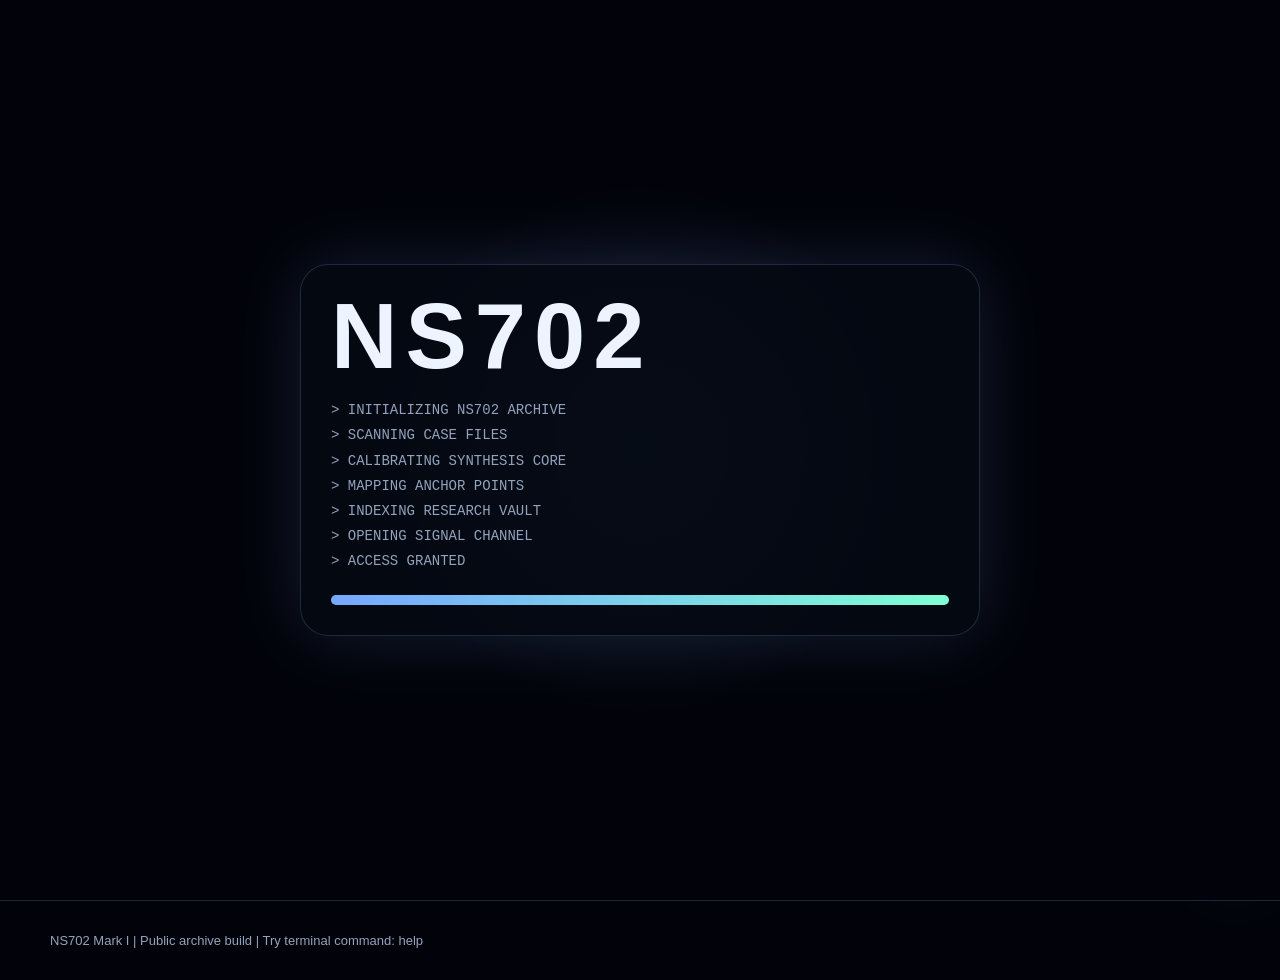
<file: index.html>
<!DOCTYPE html>
<html lang="en">
<head>
  <meta charset="UTF-8" />
  <meta name="viewport" content="width=device-width, initial-scale=1.0" />

  <title>NS702</title>
  <meta name="description" content="NS702 is a public engineering archive of builds, systems, research, and experiments by Niyant Sithamraju." />

  <link rel="stylesheet" href="/style.css" />
</head>

<body class="booting">
  <canvas id="particleCanvas"></canvas>
  <div class="grid-layer"></div>
  <div class="scanline"></div>

  <div class="boot-screen" id="bootScreen">
    <div class="boot-box">
      <h1 class="boot-title">NS702</h1>
      <div class="boot-log" id="bootLog"></div>
      <div class="boot-progress">
        <span></span>
      </div>
    </div>
  </div>

  <nav>
    <div class="nav-inner">
      <a class="brand" href="/">
        <span class="brand-mark"></span>
        <span>NS702</span>
      </a>

      <div class="nav-links">
  <a href="/profile/">Profile</a>
  <a href="/projects/">Projects</a>
  <a href="/experiences/">Experiences</a>
  <a href="/systems/">Systems</a>
  <a href="/vote/">Vote</a>
  <a href="/contact/">Contact</a>
      </div>
    </div>
  </nav>

  <main class="home-hero" id="home">
    <div class="floating-words">
      <span>ROBOTICS</span>
      <span>SYSTEMS</span>
      <span>EXPERIMENTS</span>
    </div>

    <div class="shell hero-grid">
      <div>
        <div class="eyebrow">Private Engineering Archive</div>
        <h1 class="hero-title glitch" data-text="NS702">NS702</h1>
        <h2>Ideas are cheap until they survive the build.</h2>

        <p>
          NS702 is my public archive for projects, engineering case files, build logs, research notes, prototypes,
          code, experiments, and systems that made it past the idea stage.
        </p>

        <div class="hero-actions">
          <a class="btn primary" href="/projects/">Enter Projects</a>
          <a class="btn" href="/systems/">Open Systems</a>
          <a class="btn" href="/vote/">Vote System</a>
        </div>
      </div>

      <div class="core-card">
        <div class="status-top">
          <span>System Online</span>
          <span>Archive 702</span>
        </div>

        <div class="synthesis-core" id="synthesisCore" title="Click the core">
          <div class="core-ring"></div>
          <div class="core-ring"></div>
          <div class="core-ring"></div>

          <div class="core-center">
            CORE 702<br />
            STABLE
          </div>

          <div class="core-tooltip">Click to run synthesis test</div>
        </div>

        <div class="metrics">
          <div class="metric">
            <strong>03</strong>
            <span>active case files</span>
          </div>

          <div class="metric">
            <strong>05</strong>
            <span>core domains</span>
          </div>

          <div class="metric">
            <strong>MK I</strong>
            <span>archive build</span>
          </div>
        </div>
      </div>
    </div>
  </main>

  <footer>
    <div class="shell">
      NS702 Mark I | Public archive build | Try terminal command: help
    </div>
  </footer>

  <button class="terminal-button" id="terminalButton" aria-label="Open terminal">&gt;_</button>

  <div class="terminal" id="terminal">
    <div class="terminal-head">
      <span>NS702 TERMINAL</span>
      <button class="terminal-close" id="terminalClose">×</button>
    </div>

    <div class="terminal-output" id="terminalOutput">Type "help" to begin.</div>

    <div class="terminal-input-row">
      <span>&gt;</span>
      <input class="terminal-input" id="terminalInput" autocomplete="off" />
    </div>
  </div>

  <div class="toast" id="toast"></div>

  <script src="/script.js"></script>
</body>
</html>
</file>
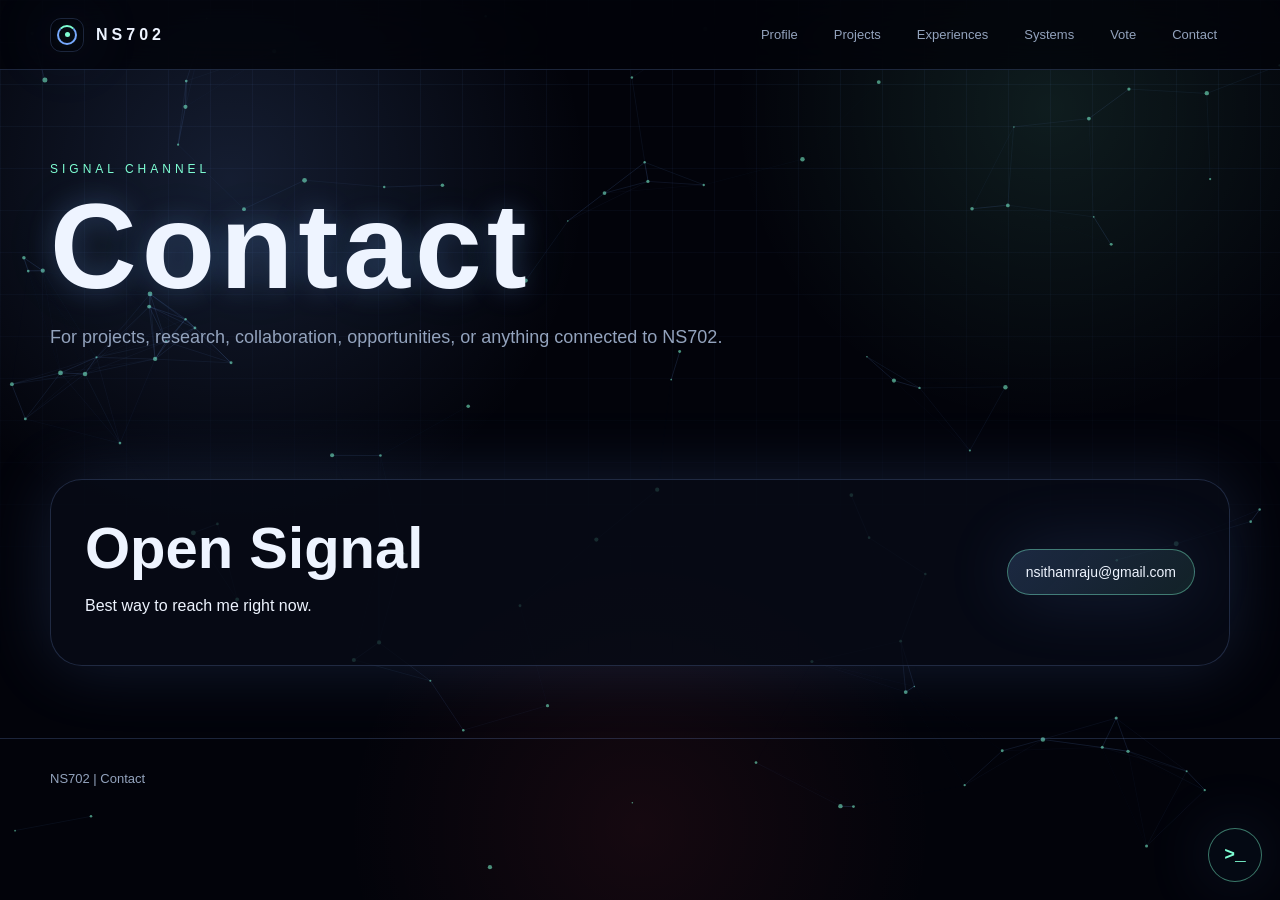
<file: contact/index.html>
<!DOCTYPE html>
<html lang="en">
<head>
  <meta charset="UTF-8" />
  <meta name="viewport" content="width=device-width, initial-scale=1.0" />

  <title>NS702 | Contact</title>
  <link rel="stylesheet" href="/style.css" />
</head>

<body>
  <canvas id="particleCanvas"></canvas>
  <div class="grid-layer"></div>
  <div class="scanline"></div>

  <nav>
    <div class="nav-inner">
      <a class="brand" href="/">
        <span class="brand-mark"></span>
        <span>NS702</span>
      </a>

      <div class="nav-links">
  <a href="/profile/">Profile</a>
  <a href="/projects/">Projects</a>
  <a href="/experiences/">Experiences</a>
  <a href="/systems/">Systems</a>
  <a href="/vote/">Vote</a>
  <a href="/contact/">Contact</a>
      </div>
    </div>
  </nav>

  <header class="page-header">
    <div class="shell">
      <div class="eyebrow">Signal Channel</div>
      <h1 class="page-title">Contact</h1>
      <p class="page-intro">
        For projects, research, collaboration, opportunities, or anything connected to NS702.
      </p>
    </div>
  </header>

  <section>
    <div class="shell">
      <div class="contact-box">
        <div>
          <h2>Open Signal</h2>
          <p>Best way to reach me right now.</p>
        </div>

        <div>
          <a class="btn primary" href="mailto:nsithamraju@gmail.com">nsithamraju@gmail.com</a>
        </div>
      </div>
    </div>
  </section>

  <footer>
    <div class="shell">NS702 | Contact</div>
  </footer>

  <button class="terminal-button" id="terminalButton" aria-label="Open terminal">&gt;_</button>

<div class="terminal" id="terminal">
  <div class="terminal-head">
    <span>NS702 TERMINAL</span>
    <button class="terminal-close" id="terminalClose">×</button>
  </div>

  <div class="terminal-output" id="terminalOutput">Type "help" to begin.</div>

  <div class="terminal-input-row">
    <span>&gt;</span>
    <input class="terminal-input" id="terminalInput" autocomplete="off" />
  </div>
</div>

<div class="toast" id="toast"></div>

  <script src="/script.js"></script>
</body>
</html>
</file>
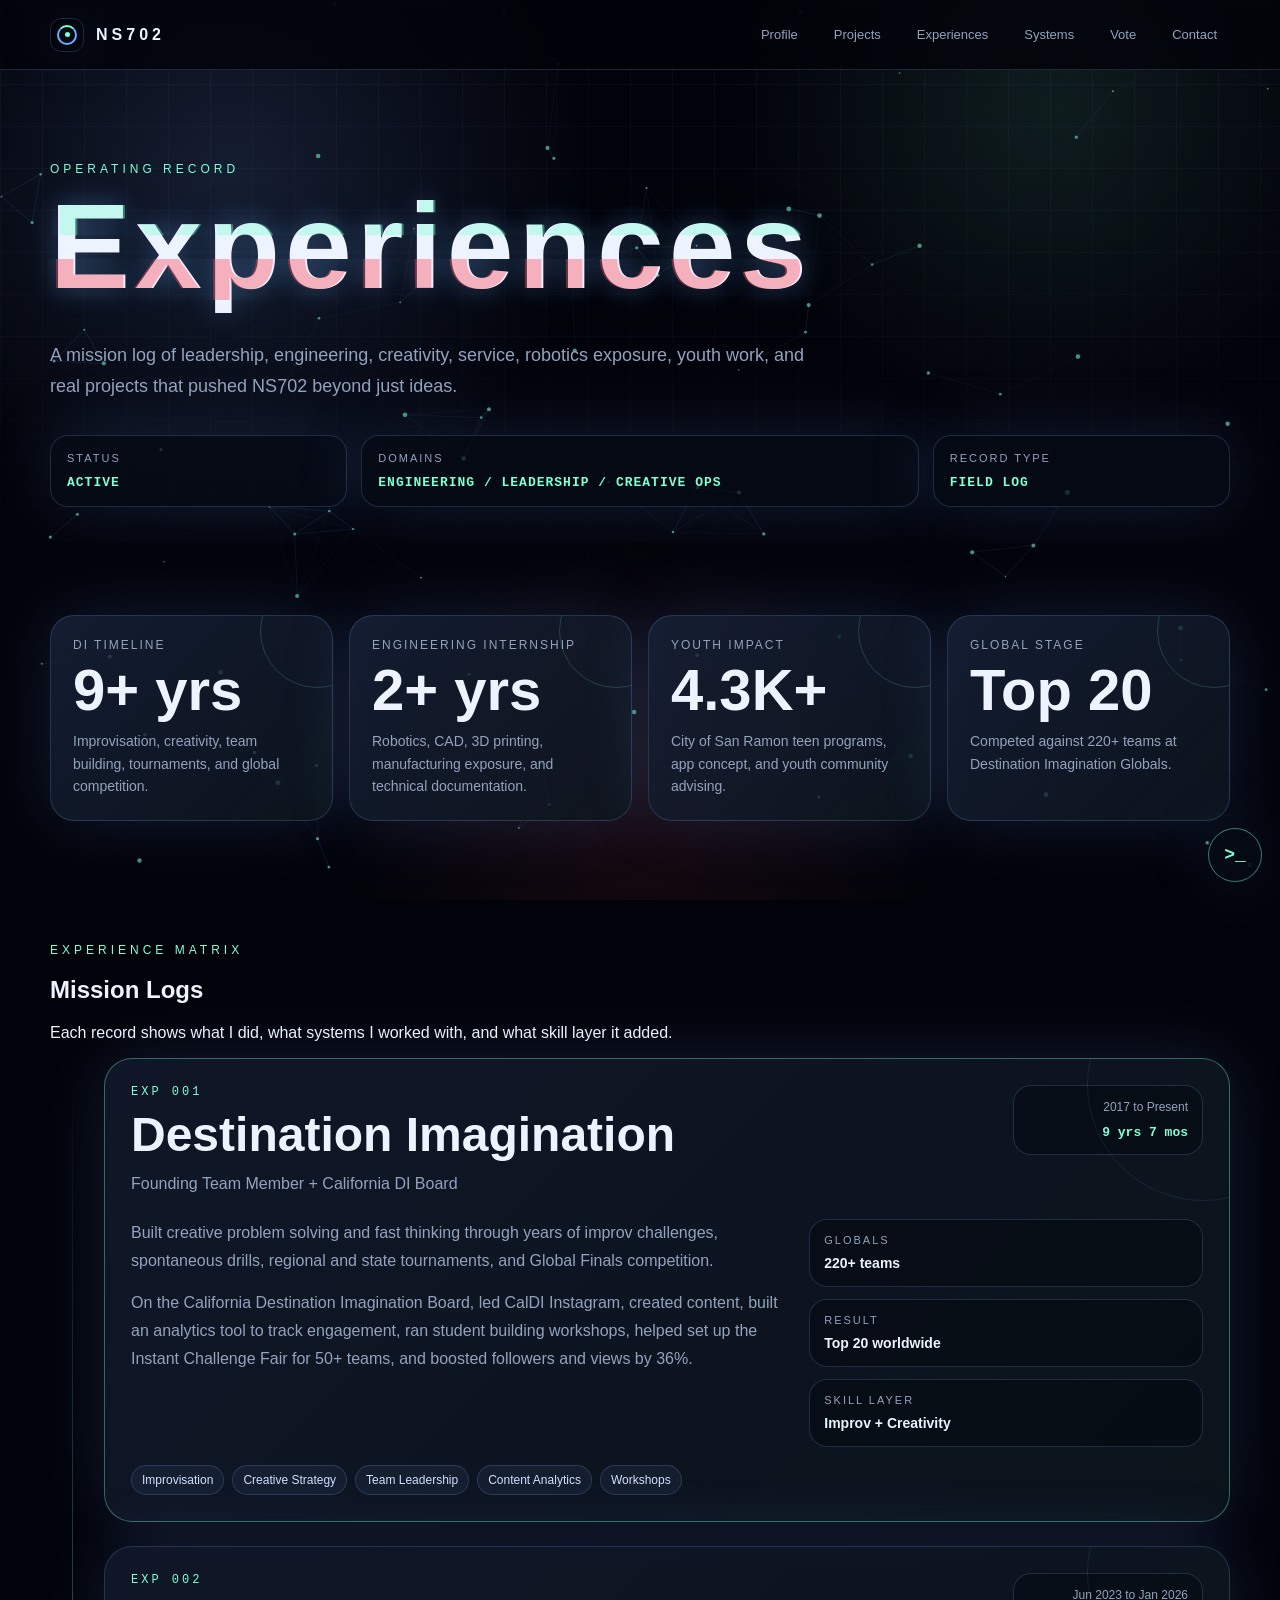
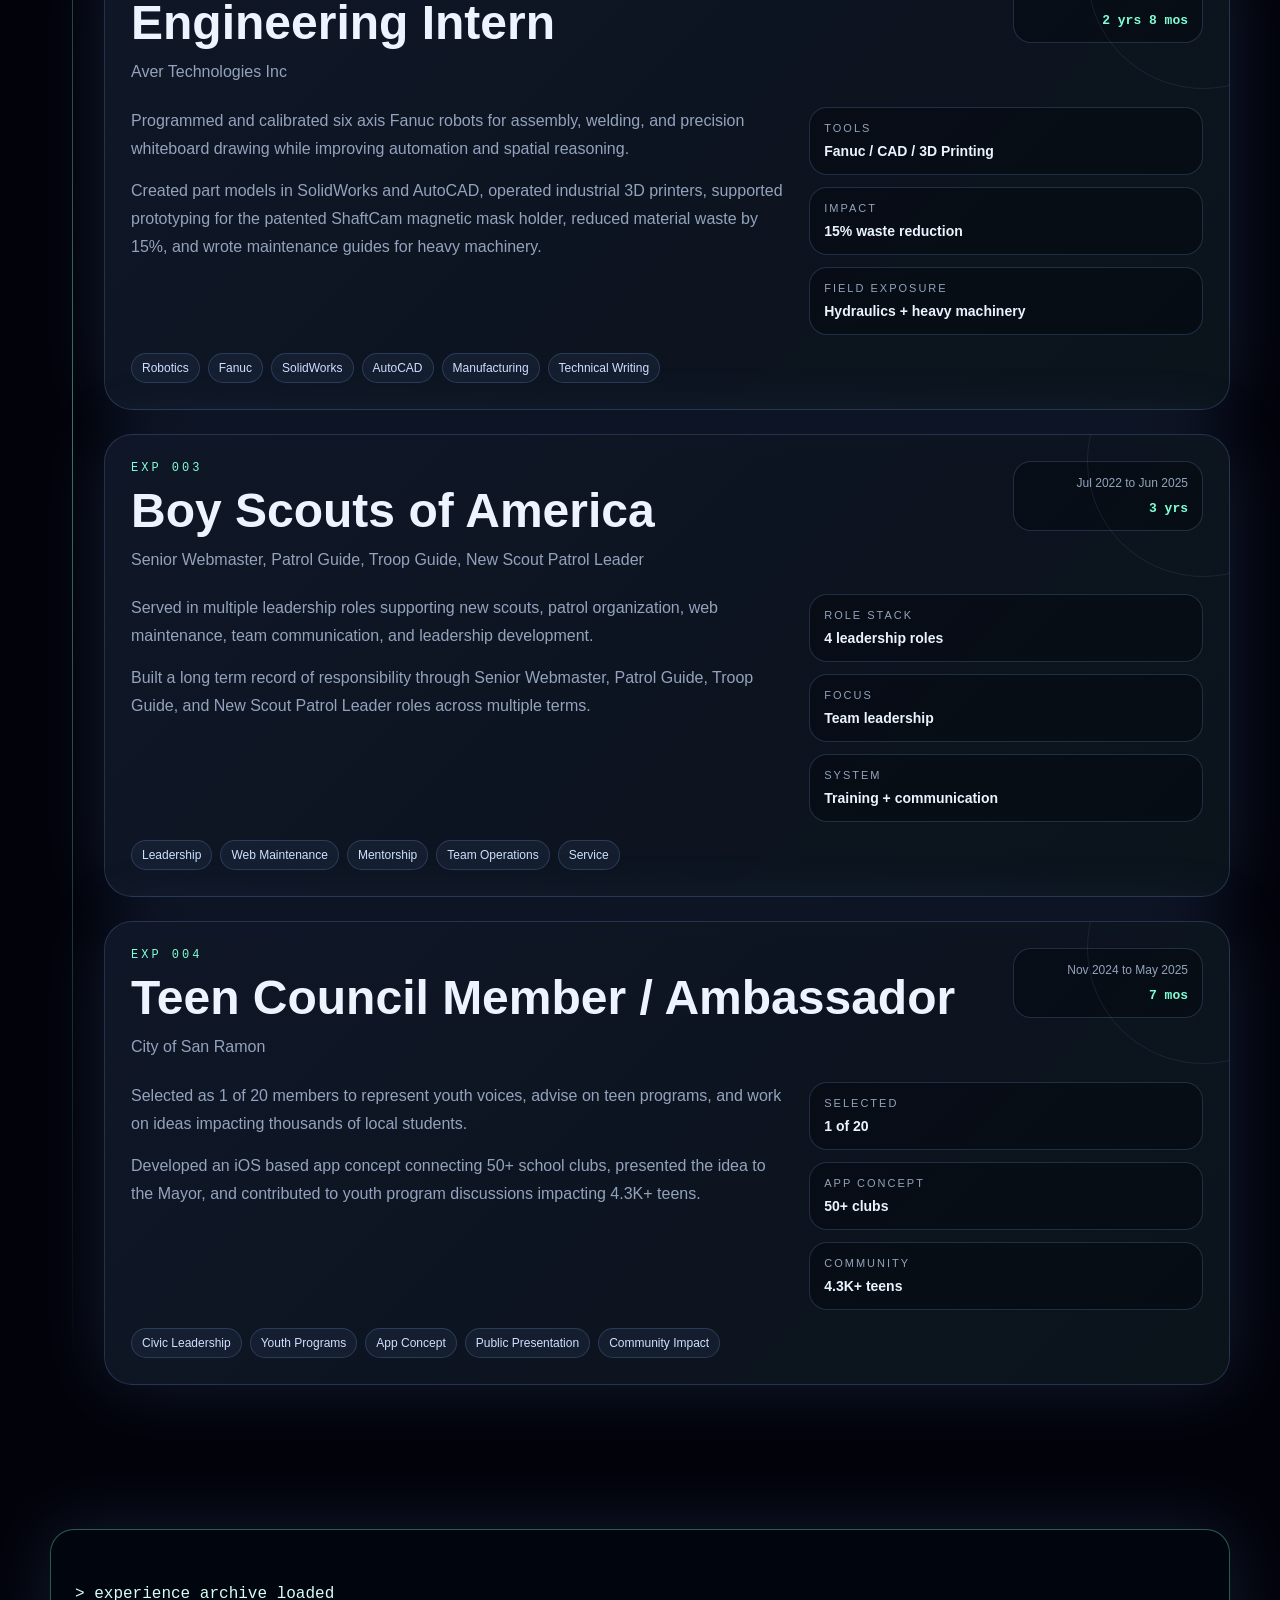
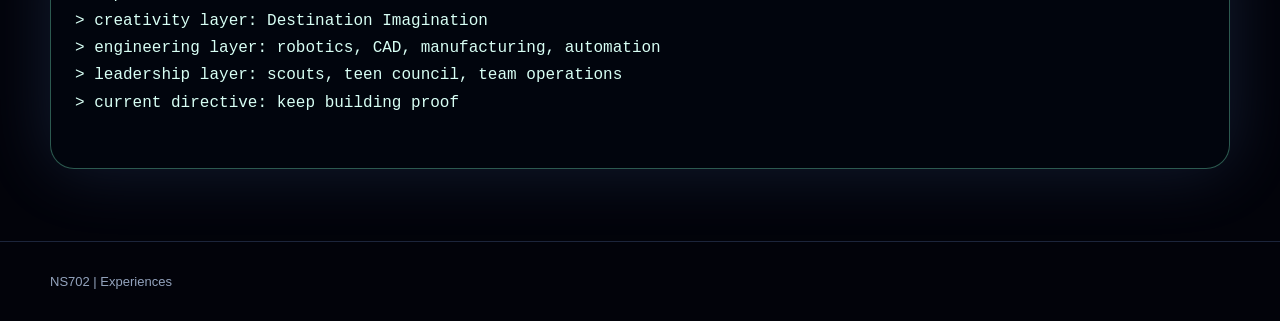
<file: experiences/index.html>
<!DOCTYPE html>
<html lang="en">
<head>
  <meta charset="UTF-8" />
  <meta name="viewport" content="width=device-width, initial-scale=1.0" />

  <title>NS702 | Experiences</title>
  <link rel="stylesheet" href="/style.css" />
</head>

<body>
  <canvas id="particleCanvas"></canvas>
  <div class="grid-layer"></div>
  <div class="scanline"></div>

  <nav>
    <div class="nav-inner">
      <a class="brand" href="/">
        <span class="brand-mark"></span>
        <span>NS702</span>
      </a>

      <div class="nav-links">
        <a href="/profile/">Profile</a>
        <a href="/projects/">Projects</a>
        <a href="/experiences/">Experiences</a>
        <a href="/systems/">Systems</a>
        <a href="/vote/">Vote</a>
        <a href="/contact/">Contact</a>
      </div>
    </div>
  </nav>

  <header class="page-header experience-hero">
    <div class="shell">
      <div class="eyebrow">Operating Record</div>
      <h1 class="page-title glitch" data-text="Experiences">Experiences</h1>
      <p class="page-intro">
        A mission log of leadership, engineering, creativity, service, robotics exposure, youth work,
        and real projects that pushed NS702 beyond just ideas.
      </p>

      <div class="experience-command-strip">
        <div>
          <span>STATUS</span>
          <strong>ACTIVE</strong>
        </div>
        <div>
          <span>DOMAINS</span>
          <strong>ENGINEERING / LEADERSHIP / CREATIVE OPS</strong>
        </div>
        <div>
          <span>RECORD TYPE</span>
          <strong>FIELD LOG</strong>
        </div>
      </div>
    </div>
  </header>

  <section>
    <div class="shell">
      <div class="experience-stats">
        <div class="stat-tile">
          <span>DI Timeline</span>
          <strong>9+ yrs</strong>
          <p>Improvisation, creativity, team building, tournaments, and global competition.</p>
        </div>

        <div class="stat-tile">
          <span>Engineering Internship</span>
          <strong>2+ yrs</strong>
          <p>Robotics, CAD, 3D printing, manufacturing exposure, and technical documentation.</p>
        </div>

        <div class="stat-tile">
          <span>Youth Impact</span>
          <strong>4.3K+</strong>
          <p>City of San Ramon teen programs, app concept, and youth community advising.</p>
        </div>

        <div class="stat-tile">
          <span>Global Stage</span>
          <strong>Top 20</strong>
          <p>Competed against 220+ teams at Destination Imagination Globals.</p>
        </div>
      </div>
    </div>
  </section>

  <section class="experience-section">
    <div class="shell">
      <div class="section-head">
        <div>
          <div class="section-kicker">Experience Matrix</div>
          <h2 class="section-title">Mission Logs</h2>
        </div>

        <p class="section-desc">
          Each record shows what I did, what systems I worked with, and what skill layer it added.
        </p>
      </div>

      <div class="experience-timeline">
        <article class="experience-record featured-record">
          <div class="record-line"></div>

          <div class="record-top">
            <div>
              <div class="record-code">EXP 001</div>
              <h3>Destination Imagination</h3>
              <p class="record-role">Founding Team Member + California DI Board</p>
            </div>

            <div class="record-date">
              <span>2017 to Present</span>
              <strong>9 yrs 7 mos</strong>
            </div>
          </div>

          <div class="record-grid">
            <div class="record-copy">
              <p>
                Built creative problem solving and fast thinking through years of improv challenges, spontaneous
                drills, regional and state tournaments, and Global Finals competition.
              </p>

              <p>
                On the California Destination Imagination Board, led CalDI Instagram, created content,
                built an analytics tool to track engagement, ran student building workshops, helped set up
                the Instant Challenge Fair for 50+ teams, and boosted followers and views by 36%.
              </p>
            </div>

            <div class="record-proof">
              <div class="proof-item">
                <span>GLOBALS</span>
                <strong>220+ teams</strong>
              </div>

              <div class="proof-item">
                <span>RESULT</span>
                <strong>Top 20 worldwide</strong>
              </div>

              <div class="proof-item">
                <span>SKILL LAYER</span>
                <strong>Improv + Creativity</strong>
              </div>
            </div>
          </div>

          <div class="tags">
            <span class="tag">Improvisation</span>
            <span class="tag">Creative Strategy</span>
            <span class="tag">Team Leadership</span>
            <span class="tag">Content Analytics</span>
            <span class="tag">Workshops</span>
          </div>
        </article>

        <article class="experience-record">
          <div class="record-line"></div>

          <div class="record-top">
            <div>
              <div class="record-code">EXP 002</div>
              <h3>Engineering Intern</h3>
              <p class="record-role">Aver Technologies Inc</p>
            </div>

            <div class="record-date">
              <span>Jun 2023 to Jan 2026</span>
              <strong>2 yrs 8 mos</strong>
            </div>
          </div>

          <div class="record-grid">
            <div class="record-copy">
              <p>
                Programmed and calibrated six axis Fanuc robots for assembly, welding, and precision whiteboard
                drawing while improving automation and spatial reasoning.
              </p>

              <p>
                Created part models in SolidWorks and AutoCAD, operated industrial 3D printers, supported
                prototyping for the patented ShaftCam magnetic mask holder, reduced material waste by 15%,
                and wrote maintenance guides for heavy machinery.
              </p>
            </div>

            <div class="record-proof">
              <div class="proof-item">
                <span>TOOLS</span>
                <strong>Fanuc / CAD / 3D Printing</strong>
              </div>

              <div class="proof-item">
                <span>IMPACT</span>
                <strong>15% waste reduction</strong>
              </div>

              <div class="proof-item">
                <span>FIELD EXPOSURE</span>
                <strong>Hydraulics + heavy machinery</strong>
              </div>
            </div>
          </div>

          <div class="tags">
            <span class="tag">Robotics</span>
            <span class="tag">Fanuc</span>
            <span class="tag">SolidWorks</span>
            <span class="tag">AutoCAD</span>
            <span class="tag">Manufacturing</span>
            <span class="tag">Technical Writing</span>
          </div>
        </article>

        <article class="experience-record">
          <div class="record-line"></div>

          <div class="record-top">
            <div>
              <div class="record-code">EXP 003</div>
              <h3>Boy Scouts of America</h3>
              <p class="record-role">Senior Webmaster, Patrol Guide, Troop Guide, New Scout Patrol Leader</p>
            </div>

            <div class="record-date">
              <span>Jul 2022 to Jun 2025</span>
              <strong>3 yrs</strong>
            </div>
          </div>

          <div class="record-grid">
            <div class="record-copy">
              <p>
                Served in multiple leadership roles supporting new scouts, patrol organization, web maintenance,
                team communication, and leadership development.
              </p>

              <p>
                Built a long term record of responsibility through Senior Webmaster, Patrol Guide, Troop Guide,
                and New Scout Patrol Leader roles across multiple terms.
              </p>
            </div>

            <div class="record-proof">
              <div class="proof-item">
                <span>ROLE STACK</span>
                <strong>4 leadership roles</strong>
              </div>

              <div class="proof-item">
                <span>FOCUS</span>
                <strong>Team leadership</strong>
              </div>

              <div class="proof-item">
                <span>SYSTEM</span>
                <strong>Training + communication</strong>
              </div>
            </div>
          </div>

          <div class="tags">
            <span class="tag">Leadership</span>
            <span class="tag">Web Maintenance</span>
            <span class="tag">Mentorship</span>
            <span class="tag">Team Operations</span>
            <span class="tag">Service</span>
          </div>
        </article>

        <article class="experience-record">
          <div class="record-line"></div>

          <div class="record-top">
            <div>
              <div class="record-code">EXP 004</div>
              <h3>Teen Council Member / Ambassador</h3>
              <p class="record-role">City of San Ramon</p>
            </div>

            <div class="record-date">
              <span>Nov 2024 to May 2025</span>
              <strong>7 mos</strong>
            </div>
          </div>

          <div class="record-grid">
            <div class="record-copy">
              <p>
                Selected as 1 of 20 members to represent youth voices, advise on teen programs, and work on
                ideas impacting thousands of local students.
              </p>

              <p>
                Developed an iOS based app concept connecting 50+ school clubs, presented the idea to the Mayor,
                and contributed to youth program discussions impacting 4.3K+ teens.
              </p>
            </div>

            <div class="record-proof">
              <div class="proof-item">
                <span>SELECTED</span>
                <strong>1 of 20</strong>
              </div>

              <div class="proof-item">
                <span>APP CONCEPT</span>
                <strong>50+ clubs</strong>
              </div>

              <div class="proof-item">
                <span>COMMUNITY</span>
                <strong>4.3K+ teens</strong>
              </div>
            </div>
          </div>

          <div class="tags">
            <span class="tag">Civic Leadership</span>
            <span class="tag">Youth Programs</span>
            <span class="tag">App Concept</span>
            <span class="tag">Public Presentation</span>
            <span class="tag">Community Impact</span>
          </div>
        </article>
      </div>
    </div>
  </section>

  <section>
    <div class="shell">
      <div class="console">
> experience archive loaded
> creativity layer: Destination Imagination
> engineering layer: robotics, CAD, manufacturing, automation
> leadership layer: scouts, teen council, team operations
> current directive: keep building proof
      </div>
    </div>
  </section>

  <footer>
    <div class="shell">NS702 | Experiences</div>
  </footer>

  <button class="terminal-button" id="terminalButton" aria-label="Open terminal">&gt;_</button>

  <div class="terminal" id="terminal">
    <div class="terminal-head">
      <span>NS702 TERMINAL</span>
      <button class="terminal-close" id="terminalClose">×</button>
    </div>

    <div class="terminal-output" id="terminalOutput">Type "help" to begin.</div>

    <div class="terminal-input-row">
      <span>&gt;</span>
      <input class="terminal-input" id="terminalInput" autocomplete="off" />
    </div>
  </div>

  <div class="toast" id="toast"></div>

  <script src="/script.js"></script>
</body>
</html>
</file>
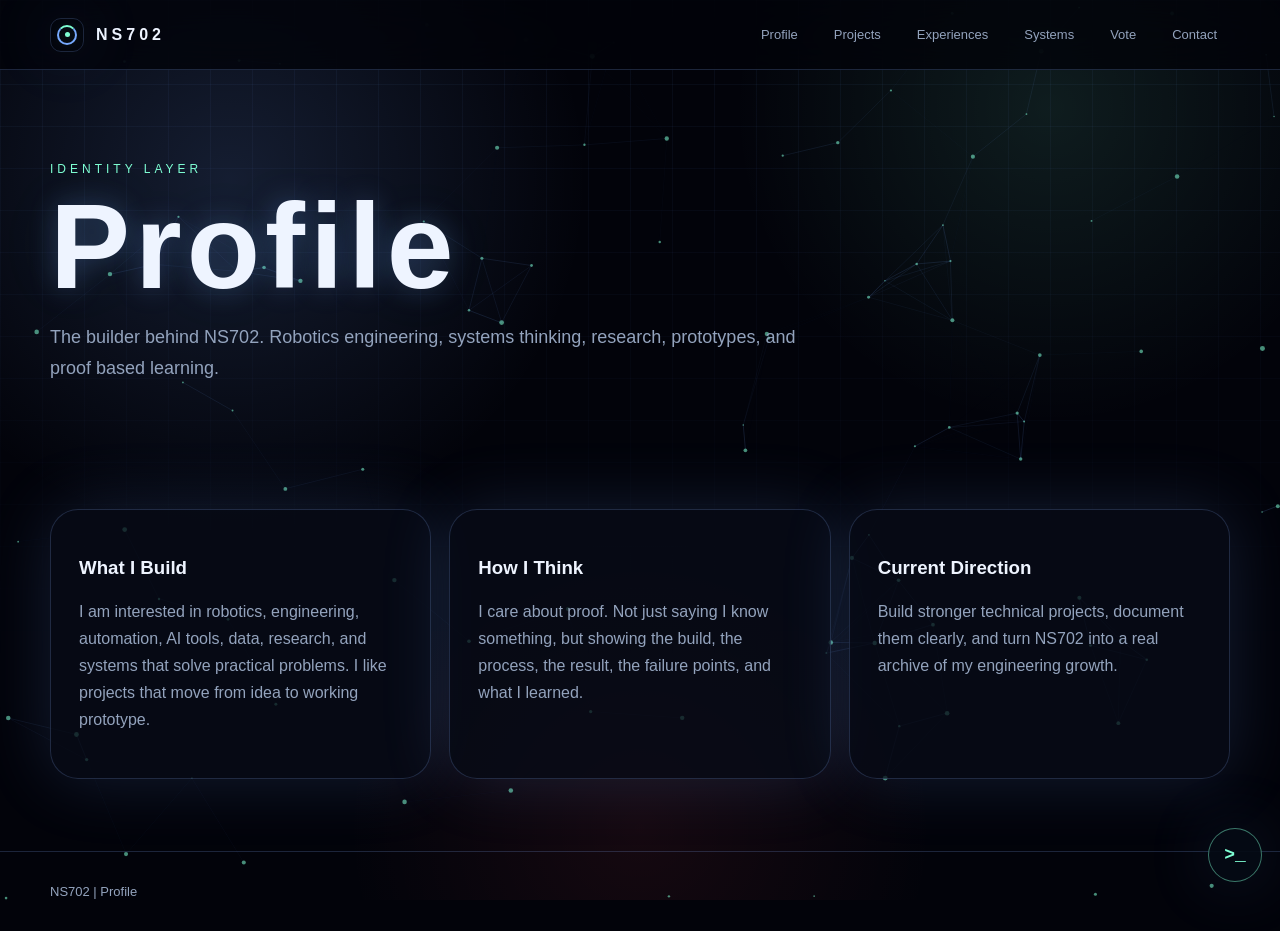
<file: profile/index.html>
<!DOCTYPE html>
<html lang="en">
<head>
  <meta charset="UTF-8" />
  <meta name="viewport" content="width=device-width, initial-scale=1.0" />

  <title>NS702 | Profile</title>
  <link rel="stylesheet" href="/style.css" />
</head>

<body>
  <canvas id="particleCanvas"></canvas>
  <div class="grid-layer"></div>
  <div class="scanline"></div>

  <nav>
    <div class="nav-inner">
      <a class="brand" href="/">
        <span class="brand-mark"></span>
        <span>NS702</span>
      </a>

      <div class="nav-links">
  <a href="/profile/">Profile</a>
  <a href="/projects/">Projects</a>
  <a href="/experiences/">Experiences</a>
  <a href="/systems/">Systems</a>
  <a href="/vote/">Vote</a>
  <a href="/contact/">Contact</a>
      </div>
    </div>
  </nav>

  <header class="page-header">
    <div class="shell">
      <div class="eyebrow">Identity Layer</div>
      <h1 class="page-title">Profile</h1>
      <p class="page-intro">
        The builder behind NS702. Robotics engineering, systems thinking, research, prototypes, and proof based learning.
      </p>
    </div>
  </header>

  <section>
    <div class="shell">
      <div class="profile-grid">
        <div class="wide-card">
          <h3>What I Build</h3>
          <p>
            I am interested in robotics, engineering, automation, AI tools, data, research, and systems that solve practical problems.
            I like projects that move from idea to working prototype.
          </p>
        </div>

        <div class="wide-card">
          <h3>How I Think</h3>
          <p>
            I care about proof. Not just saying I know something, but showing the build, the process, the result,
            the failure points, and what I learned.
          </p>
        </div>

        <div class="wide-card">
          <h3>Current Direction</h3>
          <p>
            Build stronger technical projects, document them clearly, and turn NS702 into a real archive of my engineering growth.
          </p>
        </div>
      </div>
    </div>
  </section>

  <footer>
    <div class="shell">NS702 | Profile</div>
  </footer>

  <button class="terminal-button" id="terminalButton" aria-label="Open terminal">&gt;_</button>

<div class="terminal" id="terminal">
  <div class="terminal-head">
    <span>NS702 TERMINAL</span>
    <button class="terminal-close" id="terminalClose">×</button>
  </div>

  <div class="terminal-output" id="terminalOutput">Type "help" to begin.</div>

  <div class="terminal-input-row">
    <span>&gt;</span>
    <input class="terminal-input" id="terminalInput" autocomplete="off" />
  </div>
</div>

<div class="toast" id="toast"></div>

  <script src="/script.js"></script>
</body>
</html>
</file>
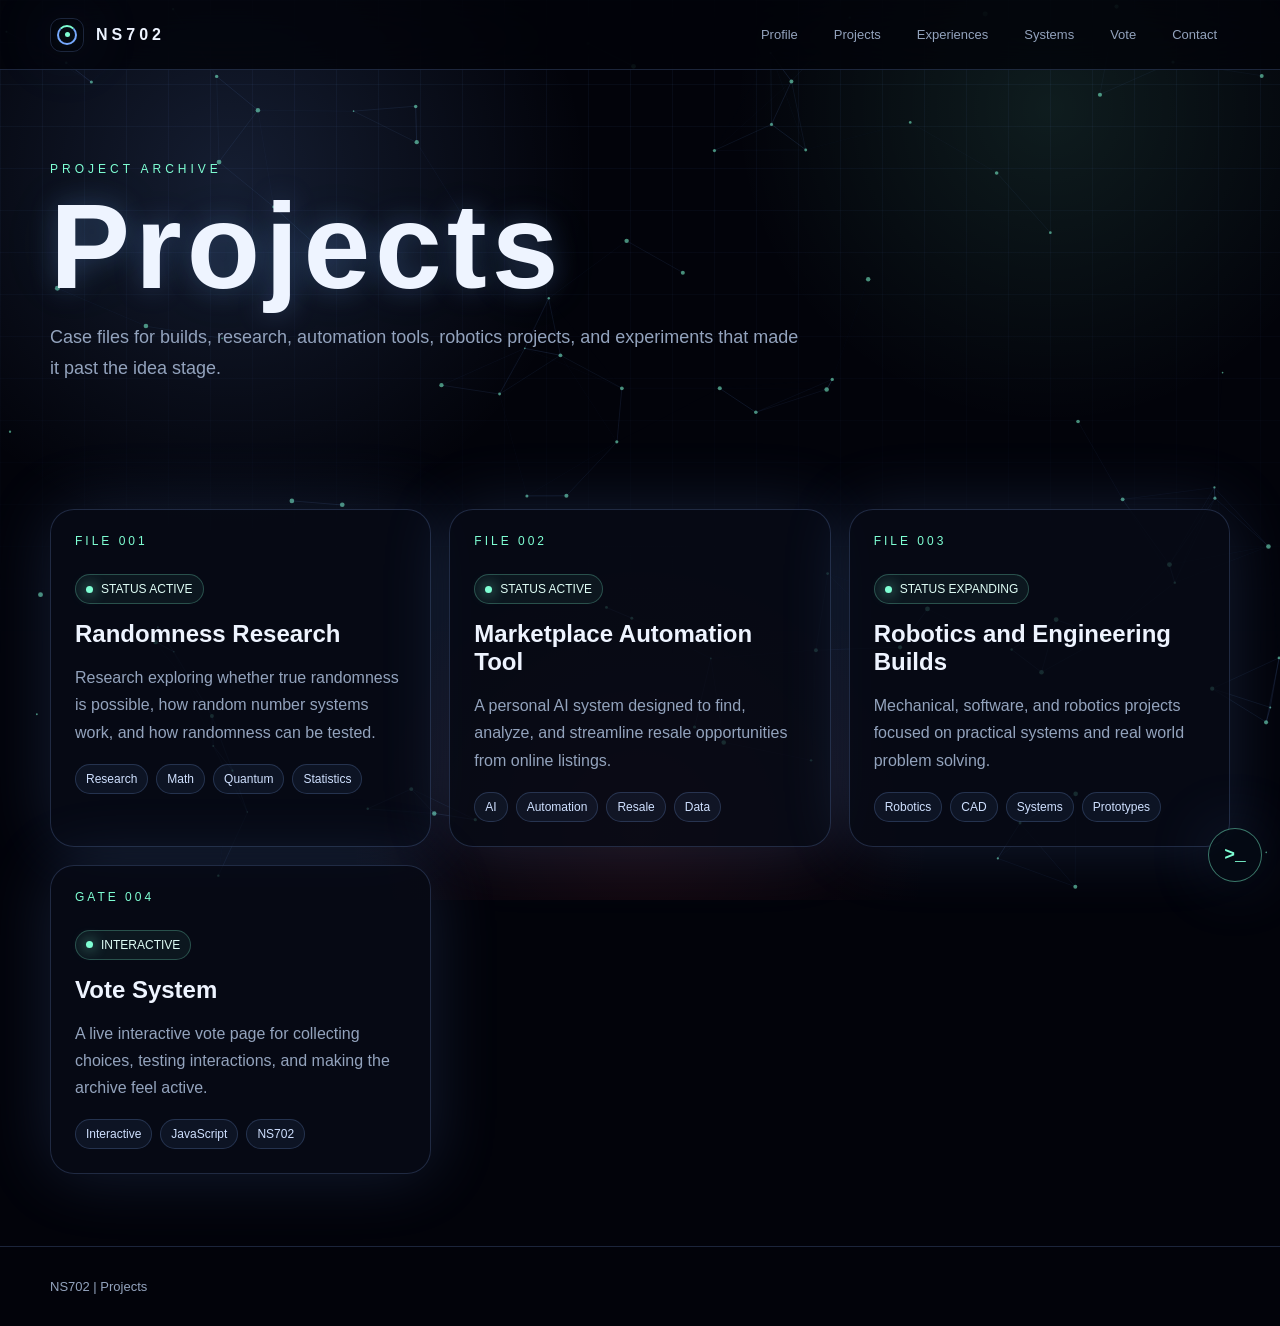
<file: projects/index.html>
<!DOCTYPE html>
<html lang="en">
<head>
  <meta charset="UTF-8" />
  <meta name="viewport" content="width=device-width, initial-scale=1.0" />

  <title>NS702 | Projects</title>
  <link rel="stylesheet" href="/style.css" />
</head>

<body>
  <canvas id="particleCanvas"></canvas>
  <div class="grid-layer"></div>
  <div class="scanline"></div>

  <nav>
    <div class="nav-inner">
      <a class="brand" href="/">
        <span class="brand-mark"></span>
        <span>NS702</span>
      </a>

      <div class="nav-links">
  <a href="/profile/">Profile</a>
  <a href="/projects/">Projects</a>
  <a href="/experiences/">Experiences</a>
  <a href="/systems/">Systems</a>
  <a href="/vote/">Vote</a>
  <a href="/contact/">Contact</a>
      </div>
    </div>
  </nav>

  <header class="page-header">
    <div class="shell">
      <div class="eyebrow">Project Archive</div>
      <h1 class="page-title">Projects</h1>
      <p class="page-intro">
        Case files for builds, research, automation tools, robotics projects, and experiments that made it past the idea stage.
      </p>
    </div>
  </header>

  <section>
    <div class="shell">
      <div class="project-grid">
        <a class="card" href="#" data-hover="Theory under review">
          <div class="card-number">FILE 001</div>
          <div class="status-label"><span class="dot"></span> STATUS ACTIVE</div>
          <h3>Randomness Research</h3>
          <p>
            Research exploring whether true randomness is possible, how random number systems work,
            and how randomness can be tested.
          </p>
          <div class="tags">
            <span class="tag">Research</span>
            <span class="tag">Math</span>
            <span class="tag">Quantum</span>
            <span class="tag">Statistics</span>
          </div>
        </a>

        <a class="card" href="#" data-hover="Signal system compiling">
          <div class="card-number">FILE 002</div>
          <div class="status-label"><span class="dot"></span> STATUS ACTIVE</div>
          <h3>Marketplace Automation Tool</h3>
          <p>
            A personal AI system designed to find, analyze, and streamline resale opportunities from online listings.
          </p>
          <div class="tags">
            <span class="tag">AI</span>
            <span class="tag">Automation</span>
            <span class="tag">Resale</span>
            <span class="tag">Data</span>
          </div>
        </a>

        <a class="card" href="#" data-hover="Mark 01 initialized">
          <div class="card-number">FILE 003</div>
          <div class="status-label"><span class="dot"></span> STATUS EXPANDING</div>
          <h3>Robotics and Engineering Builds</h3>
          <p>
            Mechanical, software, and robotics projects focused on practical systems and real world problem solving.
          </p>
          <div class="tags">
            <span class="tag">Robotics</span>
            <span class="tag">CAD</span>
            <span class="tag">Systems</span>
            <span class="tag">Prototypes</span>
          </div>
        </a>

        <a class="card" href="/vote/" data-hover="Vote system online">
          <div class="card-number">GATE 004</div>
          <div class="status-label"><span class="dot"></span> INTERACTIVE</div>
          <h3>Vote System</h3>
          <p>
            A live interactive vote page for collecting choices, testing interactions, and making the archive feel active.
          </p>
          <div class="tags">
            <span class="tag">Interactive</span>
            <span class="tag">JavaScript</span>
            <span class="tag">NS702</span>
          </div>
        </a>
      </div>
    </div>
  </section>

  <footer>
    <div class="shell">NS702 | Projects</div>
  </footer>

<button class="terminal-button" id="terminalButton" aria-label="Open terminal">&gt;_</button>

<div class="terminal" id="terminal">
  <div class="terminal-head">
    <span>NS702 TERMINAL</span>
    <button class="terminal-close" id="terminalClose">×</button>
  </div>

  <div class="terminal-output" id="terminalOutput">Type "help" to begin.</div>

  <div class="terminal-input-row">
    <span>&gt;</span>
    <input class="terminal-input" id="terminalInput" autocomplete="off" />
  </div>
</div>

<div class="toast" id="toast"></div>
  
  <script src="/script.js"></script>
</body>
</html>
</file>
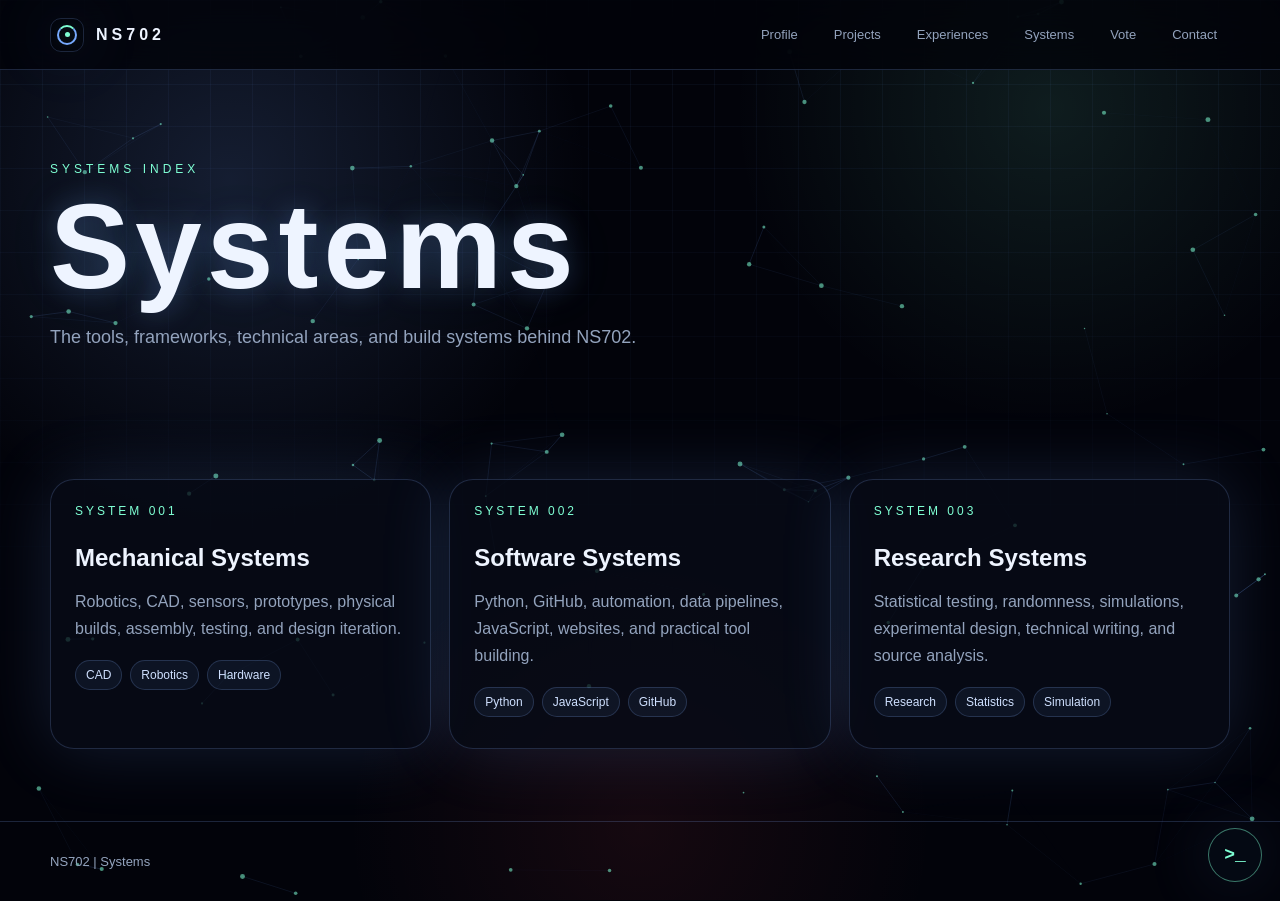
<file: systems/index.html>
<!DOCTYPE html>
<html lang="en">
<head>
  <meta charset="UTF-8" />
  <meta name="viewport" content="width=device-width, initial-scale=1.0" />

  <title>NS702 | Systems</title>
  <link rel="stylesheet" href="/style.css" />
</head>

<body>
  <canvas id="particleCanvas"></canvas>
  <div class="grid-layer"></div>
  <div class="scanline"></div>

  <nav>
    <div class="nav-inner">
      <a class="brand" href="/">
        <span class="brand-mark"></span>
        <span>NS702</span>
      </a>

      <div class="nav-links">
  <a href="/profile/">Profile</a>
  <a href="/projects/">Projects</a>
  <a href="/experiences/">Experiences</a>
  <a href="/systems/">Systems</a>
  <a href="/vote/">Vote</a>
  <a href="/contact/">Contact</a>
      </div>
    </div>
  </nav>

  <header class="page-header">
    <div class="shell">
      <div class="eyebrow">Systems Index</div>
      <h1 class="page-title">Systems</h1>
      <p class="page-intro">
        The tools, frameworks, technical areas, and build systems behind NS702.
      </p>
    </div>
  </header>

  <section>
    <div class="shell">
      <div class="system-grid">
        <div class="card" data-hover="Mechanical layer online">
          <div class="card-number">SYSTEM 001</div>
          <h3>Mechanical Systems</h3>
          <p>
            Robotics, CAD, sensors, prototypes, physical builds, assembly, testing, and design iteration.
          </p>
          <div class="tags">
            <span class="tag">CAD</span>
            <span class="tag">Robotics</span>
            <span class="tag">Hardware</span>
          </div>
        </div>

        <div class="card" data-hover="Software layer online">
          <div class="card-number">SYSTEM 002</div>
          <h3>Software Systems</h3>
          <p>
            Python, GitHub, automation, data pipelines, JavaScript, websites, and practical tool building.
          </p>
          <div class="tags">
            <span class="tag">Python</span>
            <span class="tag">JavaScript</span>
            <span class="tag">GitHub</span>
          </div>
        </div>

        <div class="card" data-hover="Research layer online">
          <div class="card-number">SYSTEM 003</div>
          <h3>Research Systems</h3>
          <p>
            Statistical testing, randomness, simulations, experimental design, technical writing, and source analysis.
          </p>
          <div class="tags">
            <span class="tag">Research</span>
            <span class="tag">Statistics</span>
            <span class="tag">Simulation</span>
          </div>
        </div>
      </div>
    </div>
  </section>

  <footer>
    <div class="shell">NS702 | Systems</div>
  </footer>

<button class="terminal-button" id="terminalButton" aria-label="Open terminal">&gt;_</button>

<div class="terminal" id="terminal">
  <div class="terminal-head">
    <span>NS702 TERMINAL</span>
    <button class="terminal-close" id="terminalClose">×</button>
  </div>

  <div class="terminal-output" id="terminalOutput">Type "help" to begin.</div>

  <div class="terminal-input-row">
    <span>&gt;</span>
    <input class="terminal-input" id="terminalInput" autocomplete="off" />
  </div>
</div>

<div class="toast" id="toast"></div>
  
  <script src="/script.js"></script>
</body>
</html>
</file>
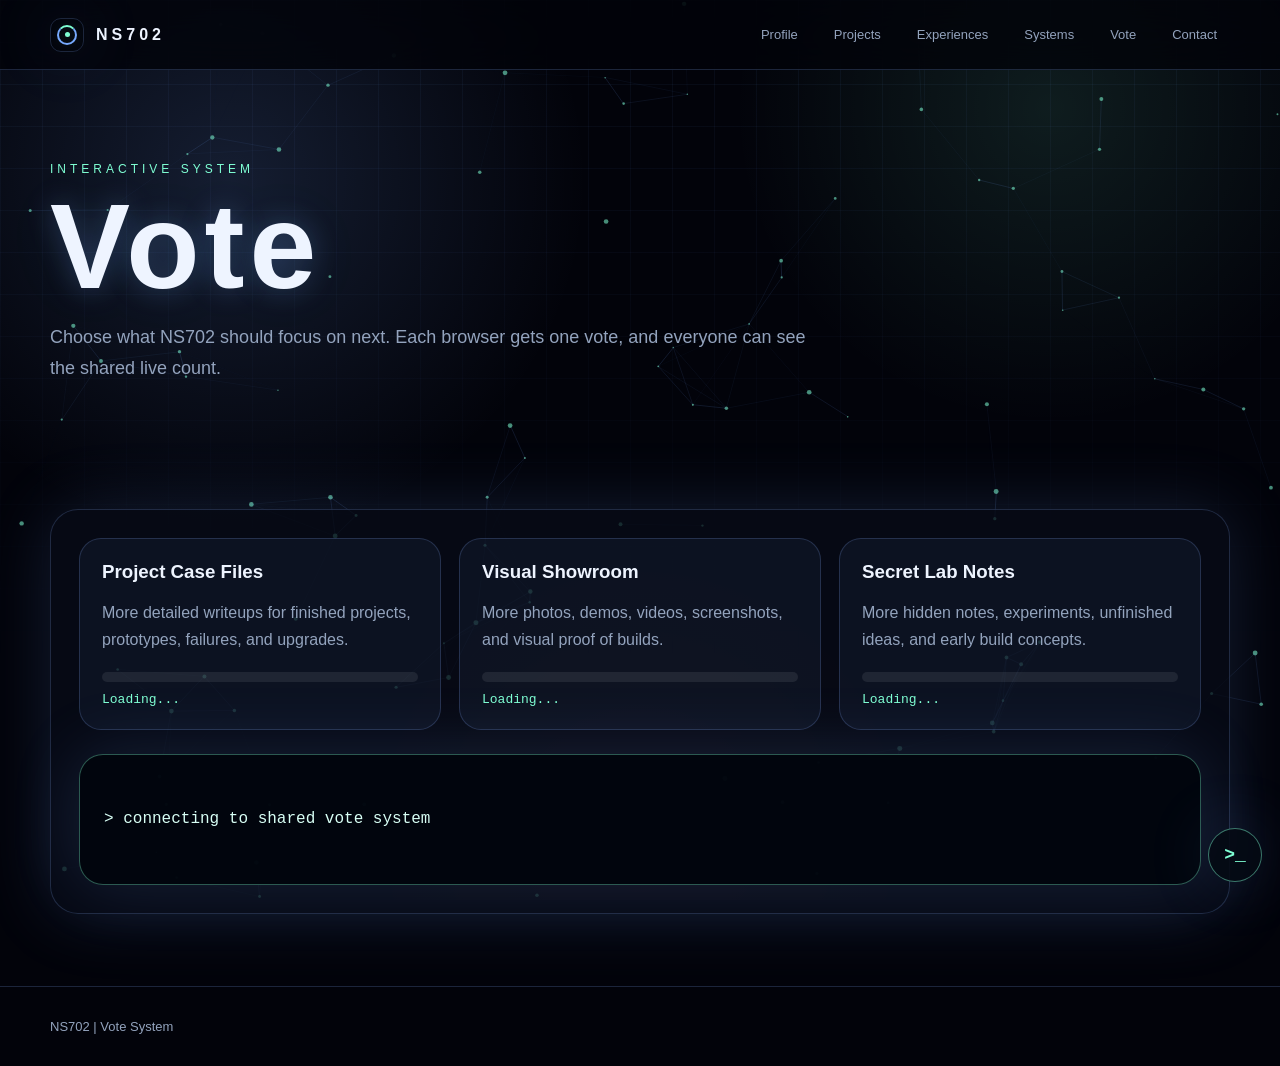
<file: vote/index.html>
<!DOCTYPE html>
<html lang="en">
<head>
  <meta charset="UTF-8" />
  <meta name="viewport" content="width=device-width, initial-scale=1.0" />

  <title>NS702 | Vote</title>
  <link rel="stylesheet" href="/style.css" />
</head>

<body>
  <canvas id="particleCanvas"></canvas>
  <div class="grid-layer"></div>
  <div class="scanline"></div>

  <nav>
    <div class="nav-inner">
      <a class="brand" href="/">
        <span class="brand-mark"></span>
        <span>NS702</span>
      </a>

      <div class="nav-links">
  <a href="/profile/">Profile</a>
  <a href="/projects/">Projects</a>
  <a href="/experiences/">Experiences</a>
  <a href="/systems/">Systems</a>
  <a href="/vote/">Vote</a>
  <a href="/contact/">Contact</a>
      </div>
    </div>
  </nav>

  <header class="page-header">
    <div class="shell">
      <div class="eyebrow">Interactive System</div>
      <h1 class="page-title">Vote</h1>
      <p class="page-intro">
        Choose what NS702 should focus on next. Each browser gets one vote, and everyone can see the shared live count.
      </p>
    </div>
  </header>

  <section>
    <div class="shell">
      <div class="vote-panel">
        <div class="vote-grid">
          <div class="vote-option" data-vote="projects">
            <h3>Project Case Files</h3>
            <p>More detailed writeups for finished projects, prototypes, failures, and upgrades.</p>
            <div class="vote-bar"><div class="vote-fill" id="bar-projects"></div></div>
            <div class="vote-count" id="count-projects">Loading...</div>
          </div>

          <div class="vote-option" data-vote="showroom">
            <h3>Visual Showroom</h3>
            <p>More photos, demos, videos, screenshots, and visual proof of builds.</p>
            <div class="vote-bar"><div class="vote-fill" id="bar-showroom"></div></div>
            <div class="vote-count" id="count-showroom">Loading...</div>
          </div>

          <div class="vote-option" data-vote="lab">
            <h3>Secret Lab Notes</h3>
            <p>More hidden notes, experiments, unfinished ideas, and early build concepts.</p>
            <div class="vote-bar"><div class="vote-fill" id="bar-lab"></div></div>
            <div class="vote-count" id="count-lab">Loading...</div>
          </div>
        </div>

        <div class="console" id="voteStatus" style="margin-top: 24px;">
> connecting to shared vote system
        </div>
      </div>
    </div>
  </section>

  <footer>
    <div class="shell">NS702 | Vote System</div>
  </footer>

  <button class="terminal-button" id="terminalButton" aria-label="Open terminal">&gt;_</button>

<div class="terminal" id="terminal">
  <div class="terminal-head">
    <span>NS702 TERMINAL</span>
    <button class="terminal-close" id="terminalClose">×</button>
  </div>

  <div class="terminal-output" id="terminalOutput">Type "help" to begin.</div>

  <div class="terminal-input-row">
    <span>&gt;</span>
    <input class="terminal-input" id="terminalInput" autocomplete="off" />
  </div>
</div>

<div class="toast" id="toast"></div>

  <script src="/script.js"></script>

  <script type="module">
    import { createClient } from "https://esm.sh/@supabase/supabase-js@2";

    const SUPABASE_URL = "https://gcgzgxdyophhvccmzpxo.supabase.co";
    const SUPABASE_ANON_KEY = "sb_publishable_gEhvK5jsdrnumxd7aRPOHg_2R7JJZUd";

    const supabase = createClient(SUPABASE_URL, SUPABASE_ANON_KEY);

    const DEVICE_KEY = "ns702_device_id";

    let deviceId = localStorage.getItem(DEVICE_KEY);

    if (!deviceId) {
      deviceId = crypto.randomUUID();
      localStorage.setItem(DEVICE_KEY, deviceId);
    }

    const voteStatus = document.getElementById("voteStatus");
    const voteOptions = document.querySelectorAll(".vote-option");

    let currentUserVote = null;

    function setStatus(message) {
      voteStatus.textContent = "> " + message;
    }

    function blankCounts() {
      return {
        projects: 0,
        showroom: 0,
        lab: 0
      };
    }

    function markSelected() {
      voteOptions.forEach((option) => {
        const key = option.dataset.vote;

        if (key === currentUserVote) {
          option.style.borderColor = "rgba(127, 255, 212, 0.75)";
          option.style.boxShadow = "0 0 60px rgba(127, 255, 212, 0.18)";
        } else {
          option.style.borderColor = "";
          option.style.boxShadow = "";
        }
      });
    }

    function renderVotes(rows) {
      const counts = blankCounts();

      currentUserVote = null;

      rows.forEach((row) => {
        if (counts[row.choice] !== undefined) {
          counts[row.choice] += 1;
        }

        if (row.device_id === deviceId) {
          currentUserVote = row.choice;
        }
      });

      const total = counts.projects + counts.showroom + counts.lab || 1;

      Object.keys(counts).forEach((key) => {
        const countElement = document.getElementById("count-" + key);
        const barElement = document.getElementById("bar-" + key);
        const percent = Math.round((counts[key] / total) * 100);

        countElement.textContent = counts[key] + " votes | " + percent + "%";
        barElement.style.width = percent + "%";
      });

      markSelected();

      if (currentUserVote) {
        setStatus("vote recorded for this device: " + currentUserVote);
      } else {
        setStatus("connected. choose one option. this device can vote once.");
      }
    }

    async function loadVotes() {
      const { data, error } = await supabase
        .from("ns702_votes")
        .select("device_id, choice, created_at")
        .order("created_at", { ascending: true });

      if (error) {
        setStatus("database error: " + error.message);
        return;
      }

      renderVotes(data || []);
    }

    async function submitVote(choice) {
      if (currentUserVote) {
        setStatus("this device already voted. current vote: " + currentUserVote);
        return;
      }

      const { error } = await supabase
        .from("ns702_votes")
        .insert({
          device_id: deviceId,
          choice: choice
        });

      if (error) {
        if (error.code === "23505") {
          setStatus("this device already voted.");
        } else {
          setStatus("vote blocked: " + error.message);
        }

        await loadVotes();
        return;
      }

      setStatus("vote recorded: " + choice);
      await loadVotes();
    }

    voteOptions.forEach((option) => {
      option.addEventListener("click", () => {
        submitVote(option.dataset.vote);
      });
    });

    const channel = supabase
      .channel("ns702-vote-updates")
      .on(
        "postgres_changes",
        {
          event: "INSERT",
          schema: "public",
          table: "ns702_votes"
        },
        () => {
          loadVotes();
        }
      )
      .subscribe((status) => {
        if (status === "SUBSCRIBED") {
          setStatus("connected to shared vote system");
        }
      });

    loadVotes();
  </script>
</body>
</html>
</file>
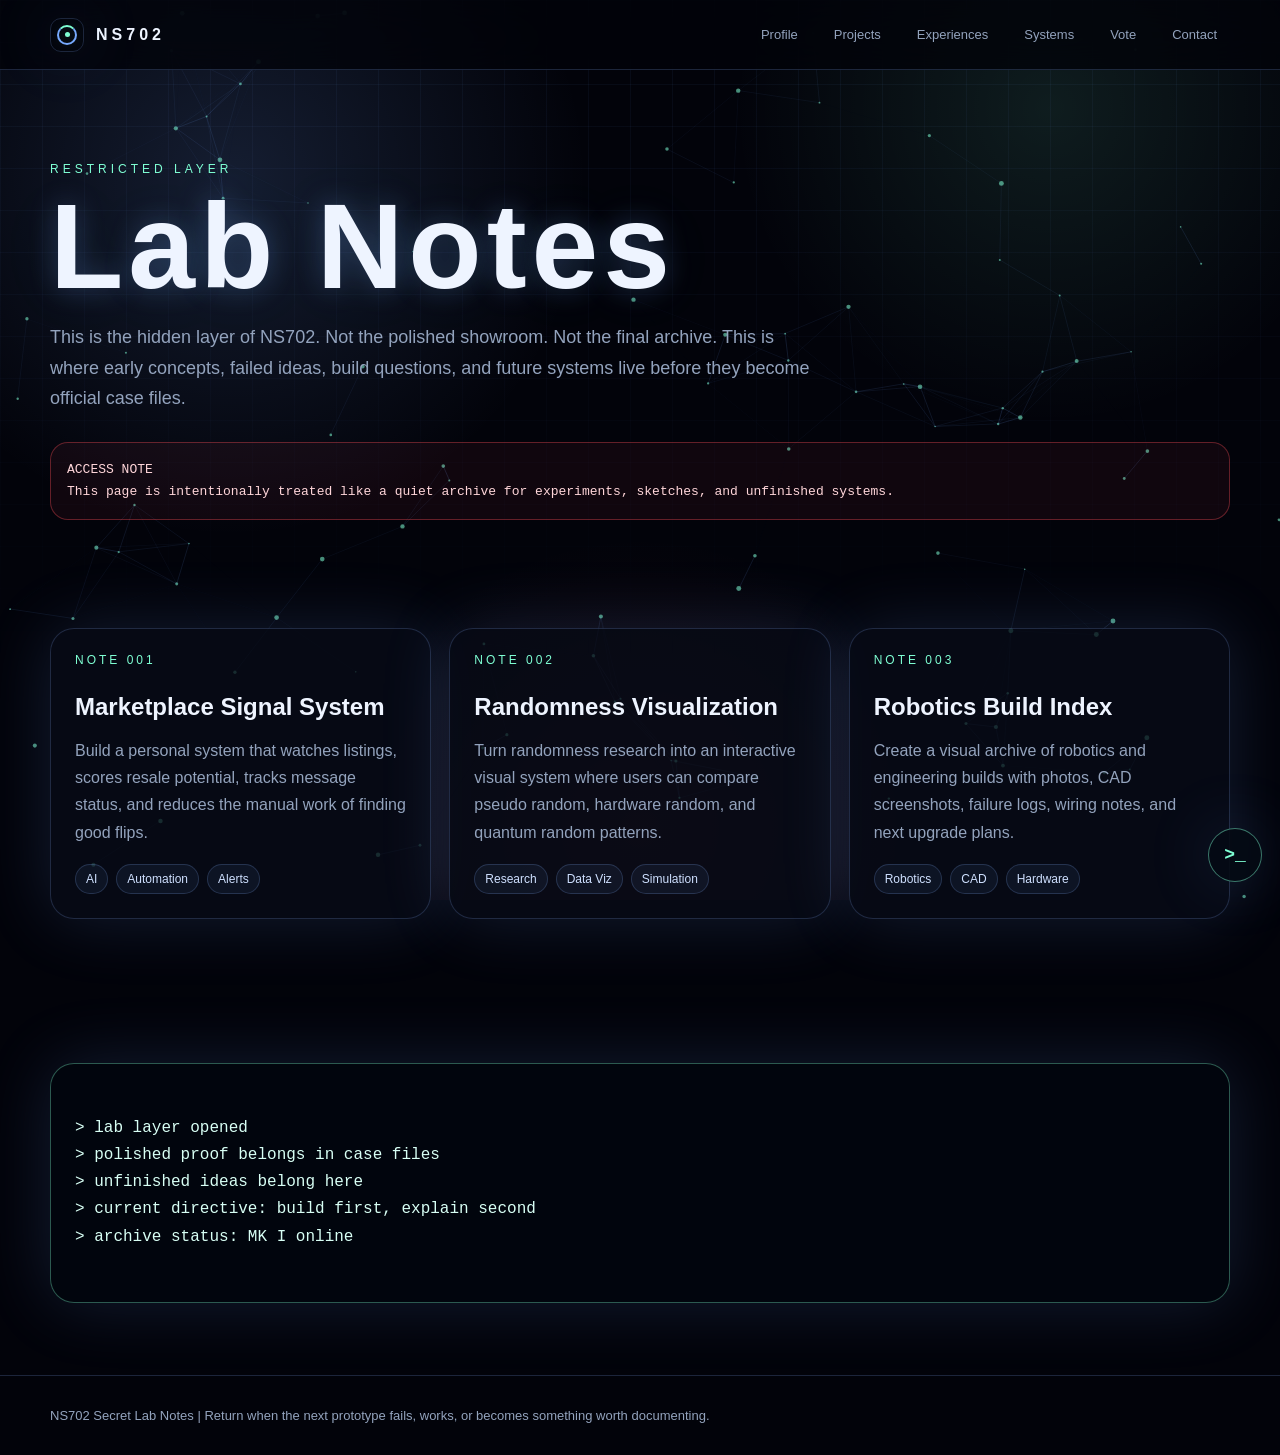
<file: lab.html>
<!DOCTYPE html>
<html lang="en">
<head>
  <meta charset="UTF-8" />
  <meta name="viewport" content="width=device-width, initial-scale=1.0" />

  <title>NS702 | Lab Notes</title>
  <link rel="stylesheet" href="/style.css" />
</head>

<body>
  <canvas id="particleCanvas"></canvas>
  <div class="grid-layer"></div>
  <div class="scanline"></div>

  <nav>
    <div class="nav-inner">
      <a class="brand" href="/">
        <span class="brand-mark"></span>
        <span>NS702</span>
      </a>

      <div class="nav-links">
  <a href="/profile/">Profile</a>
  <a href="/projects/">Projects</a>
  <a href="/experiences/">Experiences</a>
  <a href="/systems/">Systems</a>
  <a href="/vote/">Vote</a>
  <a href="/contact/">Contact</a>
      </div>
    </div>
  </nav>

  <header class="page-header">
    <div class="shell">
      <div class="eyebrow">Restricted Layer</div>
      <h1 class="page-title">Lab Notes</h1>
      <p class="page-intro">
        This is the hidden layer of NS702. Not the polished showroom. Not the final archive.
        This is where early concepts, failed ideas, build questions, and future systems live before they become official case files.
      </p>

      <div class="warning">
        ACCESS NOTE<br />
        This page is intentionally treated like a quiet archive for experiments, sketches, and unfinished systems.
      </div>
    </div>
  </header>

  <section>
    <div class="shell">
      <div class="card-grid">
        <div class="card" data-hover="Signal not fully stable">
          <div class="card-number">NOTE 001</div>
          <h3>Marketplace Signal System</h3>
          <p>
            Build a personal system that watches listings, scores resale potential, tracks message status,
            and reduces the manual work of finding good flips.
          </p>
          <div class="tags">
            <span class="tag">AI</span>
            <span class="tag">Automation</span>
            <span class="tag">Alerts</span>
          </div>
        </div>

        <div class="card" data-hover="Pattern test pending">
          <div class="card-number">NOTE 002</div>
          <h3>Randomness Visualization</h3>
          <p>
            Turn randomness research into an interactive visual system where users can compare pseudo random,
            hardware random, and quantum random patterns.
          </p>
          <div class="tags">
            <span class="tag">Research</span>
            <span class="tag">Data Viz</span>
            <span class="tag">Simulation</span>
          </div>
        </div>

        <div class="card" data-hover="Build index missing proof">
          <div class="card-number">NOTE 003</div>
          <h3>Robotics Build Index</h3>
          <p>
            Create a visual archive of robotics and engineering builds with photos, CAD screenshots,
            failure logs, wiring notes, and next upgrade plans.
          </p>
          <div class="tags">
            <span class="tag">Robotics</span>
            <span class="tag">CAD</span>
            <span class="tag">Hardware</span>
          </div>
        </div>
      </div>
    </div>
  </section>

  <section>
    <div class="shell">
      <div class="console">
> lab layer opened
> polished proof belongs in case files
> unfinished ideas belong here
> current directive: build first, explain second
> archive status: MK I online
      </div>
    </div>
  </section>

  <footer>
    <div class="shell">
      NS702 Secret Lab Notes | Return when the next prototype fails, works, or becomes something worth documenting.
    </div>
  </footer>

  <button class="terminal-button" id="terminalButton" aria-label="Open terminal">&gt;_</button>

<div class="terminal" id="terminal">
  <div class="terminal-head">
    <span>NS702 TERMINAL</span>
    <button class="terminal-close" id="terminalClose">×</button>
  </div>

  <div class="terminal-output" id="terminalOutput">Type "help" to begin.</div>

  <div class="terminal-input-row">
    <span>&gt;</span>
    <input class="terminal-input" id="terminalInput" autocomplete="off" />
  </div>
</div>

<div class="toast" id="toast"></div>

  <script src="/script.js"></script>
</body>
</html>
</file>
<file: style.css>
:root {
  --bg: #02030a;
  --panel: rgba(8, 13, 24, 0.76);
  --panel-strong: rgba(10, 17, 32, 0.94);
  --line: rgba(135, 175, 255, 0.2);
  --line-bright: rgba(127, 255, 212, 0.45);
  --text: #eef4ff;
  --muted: #93a3bd;
  --accent: #77a7ff;
  --aqua: #7fffd4;
  --red: #ff4d5a;
  --gold: #f4c56a;
  --shadow: 0 0 70px rgba(119, 167, 255, 0.16);
}

* {
  box-sizing: border-box;
}

html {
  scroll-behavior: smooth;
}

body {
  margin: 0;
  background: var(--bg);
  color: var(--text);
  font-family: Arial, Helvetica, sans-serif;
  overflow-x: hidden;
}

body.booting {
  overflow: hidden;
}

a {
  color: inherit;
  text-decoration: none;
}

.shell {
  width: min(1180px, calc(100% - 36px));
  margin: 0 auto;
}

canvas#particleCanvas {
  position: fixed;
  inset: 0;
  width: 100%;
  height: 100%;
  z-index: -5;
  background:
    radial-gradient(circle at 18% 20%, rgba(119, 167, 255, 0.16), transparent 28%),
    radial-gradient(circle at 82% 12%, rgba(127, 255, 212, 0.1), transparent 24%),
    radial-gradient(circle at 50% 92%, rgba(255, 77, 90, 0.08), transparent 28%),
    #02030a;
}

.grid-layer {
  position: fixed;
  inset: 0;
  z-index: -4;
  pointer-events: none;
  background-image:
    linear-gradient(rgba(119, 167, 255, 0.065) 1px, transparent 1px),
    linear-gradient(90deg, rgba(119, 167, 255, 0.065) 1px, transparent 1px);
  background-size: 42px 42px;
  mask-image: linear-gradient(to bottom, rgba(0, 0, 0, 0.9), transparent 75%);
}

.scanline {
  position: fixed;
  left: 0;
  right: 0;
  top: -260px;
  height: 240px;
  z-index: -3;
  pointer-events: none;
  background: linear-gradient(to bottom, transparent, rgba(127, 255, 212, 0.08), transparent);
  animation: scanMove 7s linear infinite;
}

@keyframes scanMove {
  from {
    transform: translateY(-260px);
  }

  to {
    transform: translateY(calc(100vh + 520px));
  }
}

.boot-screen {
  position: fixed;
  inset: 0;
  z-index: 9999;
  background:
    radial-gradient(circle at center, rgba(119, 167, 255, 0.12), transparent 34%),
    #02030a;
  display: grid;
  place-items: center;
  transition: opacity 0.8s ease, visibility 0.8s ease;
}

.boot-screen.hidden {
  opacity: 0;
  visibility: hidden;
}

.boot-box {
  width: min(680px, calc(100% - 36px));
  border: 1px solid var(--line);
  border-radius: 28px;
  background: rgba(5, 10, 20, 0.82);
  box-shadow: var(--shadow);
  padding: 30px;
  overflow: hidden;
  position: relative;
}

.boot-box::before {
  content: "";
  position: absolute;
  inset: 0;
  background: linear-gradient(120deg, transparent, rgba(127, 255, 212, 0.08), transparent);
  transform: translateX(-100%);
  animation: bootSweep 2.2s ease-in-out infinite;
}

@keyframes bootSweep {
  from {
    transform: translateX(-100%);
  }

  to {
    transform: translateX(100%);
  }
}

.boot-title {
  font-size: clamp(42px, 9vw, 92px);
  letter-spacing: 8px;
  line-height: 0.9;
  margin: 0 0 20px;
}

.boot-log {
  color: var(--muted);
  font-family: "Courier New", monospace;
  font-size: 14px;
  line-height: 1.8;
  min-height: 150px;
}

.boot-progress {
  height: 10px;
  background: rgba(255, 255, 255, 0.08);
  border-radius: 999px;
  overflow: hidden;
  margin-top: 20px;
}

.boot-progress span {
  display: block;
  height: 100%;
  width: 0%;
  background: linear-gradient(90deg, var(--accent), var(--aqua));
  animation: bootProgress 2.7s ease forwards;
}

@keyframes bootProgress {
  to {
    width: 100%;
  }
}

nav {
  position: sticky;
  top: 0;
  z-index: 50;
  backdrop-filter: blur(18px);
  background: rgba(2, 3, 10, 0.78);
  border-bottom: 1px solid var(--line);
}

.nav-inner {
  width: min(1180px, calc(100% - 36px));
  margin: 0 auto;
  display: flex;
  justify-content: space-between;
  align-items: center;
  gap: 18px;
  padding: 17px 0;
}

.brand {
  display: flex;
  align-items: center;
  gap: 12px;
  font-weight: 900;
  letter-spacing: 4px;
}

.brand-mark {
  width: 34px;
  height: 34px;
  border: 1px solid var(--line);
  border-radius: 11px;
  display: grid;
  place-items: center;
  box-shadow: var(--shadow);
  position: relative;
  overflow: hidden;
}

.brand-mark::before {
  content: "";
  width: 16px;
  height: 16px;
  border-radius: 50%;
  border: 2px solid var(--accent);
  border-top-color: var(--aqua);
  animation: rotate 3s linear infinite;
}

.brand-mark::after {
  content: "";
  position: absolute;
  width: 5px;
  height: 5px;
  border-radius: 50%;
  background: var(--aqua);
  box-shadow: 0 0 18px var(--aqua);
}

@keyframes rotate {
  to {
    transform: rotate(360deg);
  }
}

.nav-links {
  display: flex;
  flex-wrap: wrap;
  justify-content: flex-end;
  gap: 10px;
}

.nav-links a {
  color: var(--muted);
  font-size: 13px;
  border: 1px solid transparent;
  padding: 9px 12px;
  border-radius: 999px;
  transition: 0.25s;
}

.nav-links a:hover {
  color: var(--text);
  border-color: var(--line);
  background: rgba(119, 167, 255, 0.08);
}

.home-hero {
  min-height: calc(100vh - 70px);
  display: grid;
  place-items: center;
  padding: 78px 0;
  position: relative;
  overflow: hidden;
}

.floating-words {
  position: absolute;
  inset: 0;
  pointer-events: none;
  overflow: hidden;
  z-index: -1;
}

.floating-words span {
  position: absolute;
  color: rgba(238, 244, 255, 0.035);
  font-weight: 900;
  font-size: clamp(62px, 15vw, 210px);
  letter-spacing: 10px;
  white-space: nowrap;
  animation: driftText 18s linear infinite;
}

.floating-words span:nth-child(1) {
  top: 8%;
  left: -8%;
  animation-duration: 24s;
}

.floating-words span:nth-child(2) {
  top: 38%;
  right: -20%;
  animation-duration: 29s;
  animation-direction: reverse;
}

.floating-words span:nth-child(3) {
  bottom: 6%;
  left: -16%;
  animation-duration: 31s;
}

@keyframes driftText {
  0% {
    transform: translateX(-80px);
  }

  50% {
    transform: translateX(90px);
  }

  100% {
    transform: translateX(-80px);
  }
}

.hero-grid {
  display: grid;
  grid-template-columns: 1.05fr 0.95fr;
  gap: 42px;
  align-items: center;
}

.eyebrow,
.section-kicker {
  color: var(--aqua);
  letter-spacing: 4px;
  text-transform: uppercase;
  font-size: 12px;
  margin-bottom: 16px;
}

.hero-title {
  font-size: clamp(72px, 13vw, 170px);
  line-height: 0.82;
  margin: 0;
  letter-spacing: 9px;
  text-shadow:
    0 0 28px rgba(119, 167, 255, 0.28),
    0 0 70px rgba(127, 255, 212, 0.08);
  animation: titlePulse 4s ease-in-out infinite;
}

@keyframes titlePulse {
  0%, 100% {
    filter: drop-shadow(0 0 0 rgba(127, 255, 212, 0));
  }

  50% {
    filter: drop-shadow(0 0 18px rgba(127, 255, 212, 0.22));
  }
}

.glitch {
  position: relative;
  display: inline-block;
}

.glitch::before,
.glitch::after {
  content: attr(data-text);
  position: absolute;
  left: 0;
  top: 0;
  opacity: 0.4;
  pointer-events: none;
}

.glitch::before {
  color: var(--aqua);
  transform: translate(2px, 0);
  clip-path: inset(0 0 60% 0);
  animation: glitchOne 3.2s infinite;
}

.glitch::after {
  color: var(--red);
  transform: translate(-2px, 0);
  clip-path: inset(62% 0 0 0);
  animation: glitchTwo 2.8s infinite;
}

@keyframes glitchOne {
  0%, 92%, 100% {
    transform: translate(2px, 0);
  }

  94% {
    transform: translate(9px, -2px);
  }

  96% {
    transform: translate(-4px, 2px);
  }
}

@keyframes glitchTwo {
  0%, 90%, 100% {
    transform: translate(-2px, 0);
  }

  92% {
    transform: translate(-8px, 2px);
  }

  96% {
    transform: translate(6px, -1px);
  }
}

.home-hero h2 {
  font-size: clamp(26px, 4vw, 50px);
  line-height: 1.08;
  margin: 22px 0 18px;
}

.home-hero p,
.page-intro,
.card p,
.showcase-copy p,
.timeline-item p,
.wide-card p,
.vote-option p {
  color: var(--muted);
  line-height: 1.7;
}

.hero-actions {
  display: flex;
  flex-wrap: wrap;
  gap: 14px;
  margin-top: 28px;
}

.btn {
  display: inline-flex;
  align-items: center;
  justify-content: center;
  min-height: 46px;
  padding: 0 18px;
  border-radius: 999px;
  border: 1px solid var(--line);
  color: var(--text);
  background: rgba(119, 167, 255, 0.08);
  transition: 0.25s;
  cursor: pointer;
  font-size: 14px;
}

.btn.primary {
  border-color: rgba(127, 255, 212, 0.4);
  background: linear-gradient(135deg, rgba(119, 167, 255, 0.2), rgba(127, 255, 212, 0.1));
  box-shadow: var(--shadow);
}

.btn:hover {
  transform: translateY(-2px);
  border-color: rgba(127, 255, 212, 0.55);
}

.core-card,
.card,
.wide-card,
.contact-box,
.vote-panel {
  border: 1px solid var(--line);
  background: var(--panel);
  box-shadow: var(--shadow);
}

.core-card {
  border-radius: 30px;
  padding: 24px;
  position: relative;
  overflow: hidden;
}

.core-card::before {
  content: "";
  position: absolute;
  inset: -2px;
  background: conic-gradient(from 180deg, transparent, rgba(127, 255, 212, 0.16), transparent, rgba(119, 167, 255, 0.16), transparent);
  animation: rotateGlow 8s linear infinite;
  z-index: -1;
}

@keyframes rotateGlow {
  to {
    transform: rotate(360deg);
  }
}

.status-top {
  display: flex;
  justify-content: space-between;
  gap: 12px;
  color: var(--muted);
  font-size: 12px;
  letter-spacing: 2px;
  text-transform: uppercase;
  border-bottom: 1px solid var(--line);
  padding-bottom: 16px;
  margin-bottom: 18px;
}

.synthesis-core {
  width: min(330px, 82vw);
  height: min(330px, 82vw);
  margin: 22px auto 24px;
  border-radius: 50%;
  position: relative;
  display: grid;
  place-items: center;
  cursor: pointer;
}

.core-ring {
  position: absolute;
  inset: 0;
  border-radius: 50%;
  border: 1px solid rgba(127, 255, 212, 0.28);
  animation: rotate 12s linear infinite;
}

.core-ring:nth-child(2) {
  inset: 28px;
  border-color: rgba(119, 167, 255, 0.32);
  animation-duration: 9s;
  animation-direction: reverse;
}

.core-ring:nth-child(3) {
  inset: 58px;
  border-color: rgba(255, 77, 90, 0.2);
  animation-duration: 6s;
}

.core-ring::before,
.core-ring::after {
  content: "";
  position: absolute;
  width: 9px;
  height: 9px;
  border-radius: 50%;
  background: var(--aqua);
  box-shadow: 0 0 18px var(--aqua);
}

.core-ring::before {
  top: 18%;
  left: 10%;
}

.core-ring::after {
  bottom: 16%;
  right: 12%;
  background: var(--accent);
  box-shadow: 0 0 18px var(--accent);
}

.core-center {
  width: 136px;
  height: 136px;
  border-radius: 50%;
  border: 1px solid rgba(127, 255, 212, 0.42);
  background:
    radial-gradient(circle, rgba(127, 255, 212, 0.28), transparent 44%),
    radial-gradient(circle at 65% 35%, rgba(119, 167, 255, 0.3), transparent 32%),
    rgba(2, 3, 10, 0.9);
  box-shadow:
    0 0 60px rgba(127, 255, 212, 0.23),
    inset 0 0 40px rgba(119, 167, 255, 0.16);
  display: grid;
  place-items: center;
  text-align: center;
  letter-spacing: 3px;
  font-size: 12px;
  text-transform: uppercase;
  color: #dffdf6;
  animation: corePulse 2.8s ease-in-out infinite;
}

@keyframes corePulse {
  0%, 100% {
    transform: scale(1);
  }

  50% {
    transform: scale(1.04);
  }
}

.core-tooltip {
  position: absolute;
  bottom: 6px;
  left: 50%;
  transform: translateX(-50%);
  color: var(--muted);
  font-size: 11px;
  letter-spacing: 2px;
  text-transform: uppercase;
  opacity: 0;
  transition: 0.25s;
  white-space: nowrap;
}

.synthesis-core:hover .core-tooltip {
  opacity: 1;
}

.metrics {
  display: grid;
  grid-template-columns: repeat(3, 1fr);
  gap: 12px;
}

.metric {
  border: 1px solid var(--line);
  border-radius: 16px;
  padding: 14px;
  background: rgba(2, 3, 10, 0.42);
}

.metric strong {
  display: block;
  font-size: 22px;
}

.metric span {
  color: var(--muted);
  font-size: 12px;
}

.page-header {
  padding: 92px 0 36px;
}

.page-title {
  font-size: clamp(54px, 10vw, 120px);
  line-height: 0.9;
  margin: 0 0 22px;
  letter-spacing: 5px;
  text-shadow:
    0 0 28px rgba(119, 167, 255, 0.28),
    0 0 70px rgba(127, 255, 212, 0.08);
}

.page-intro {
  max-width: 760px;
  font-size: 18px;
}

section {
  padding: 72px 0;
}

.card-grid,
.project-grid,
.system-grid,
.profile-grid,
.vote-grid {
  display: grid;
  grid-template-columns: repeat(3, 1fr);
  gap: 18px;
}

.card {
  border-radius: 24px;
  padding: 24px;
  min-height: 270px;
  position: relative;
  overflow: hidden;
  transition: 0.25s;
  display: block;
  text-decoration: none;
  color: inherit;
}

.card:hover {
  transform: translateY(-6px);
  border-color: rgba(127, 255, 212, 0.38);
}

.card::after {
  content: attr(data-hover);
  position: absolute;
  right: 18px;
  bottom: 16px;
  color: rgba(127, 255, 212, 0.6);
  font-family: "Courier New", monospace;
  font-size: 11px;
  letter-spacing: 1px;
  opacity: 0;
  transition: 0.25s;
}

.card:hover::after {
  opacity: 1;
}

.card-number {
  color: var(--aqua);
  font-size: 12px;
  letter-spacing: 3px;
  margin-bottom: 26px;
}

.card h3 {
  margin: 0 0 12px;
  font-size: 24px;
}

.status-label {
  display: inline-flex;
  align-items: center;
  gap: 8px;
  color: #dffdf6;
  border: 1px solid rgba(127, 255, 212, 0.25);
  background: rgba(127, 255, 212, 0.06);
  border-radius: 999px;
  padding: 7px 10px;
  font-size: 12px;
  margin-bottom: 16px;
}

.dot {
  width: 7px;
  height: 7px;
  border-radius: 50%;
  background: var(--aqua);
  box-shadow: 0 0 14px var(--aqua);
}

.tags,
.tag-row {
  display: flex;
  flex-wrap: wrap;
  gap: 8px;
  margin-top: 18px;
}

.tag {
  color: #cfe0ff;
  border: 1px solid var(--line);
  background: rgba(119, 167, 255, 0.07);
  border-radius: 999px;
  padding: 7px 10px;
  font-size: 12px;
}

.showroom-box {
  border: 1px solid var(--line);
  background: linear-gradient(135deg, rgba(119, 167, 255, 0.12), rgba(127, 255, 212, 0.05));
  border-radius: 32px;
  padding: 26px;
  box-shadow: var(--shadow);
}

.showcase-item {
  display: grid;
  grid-template-columns: 0.76fr 1.24fr;
  gap: 24px;
  align-items: center;
  border: 1px solid var(--line);
  background: rgba(2, 3, 10, 0.4);
  border-radius: 26px;
  padding: 18px;
  margin-bottom: 16px;
}

.showcase-item:last-child {
  margin-bottom: 0;
}

.showcase-visual {
  min-height: 215px;
  border-radius: 22px;
  border: 1px solid var(--line);
  background:
    linear-gradient(135deg, rgba(119, 167, 255, 0.17), rgba(127, 255, 212, 0.06)),
    radial-gradient(circle at center, rgba(127, 255, 212, 0.16), transparent 50%);
  display: grid;
  place-items: center;
  color: rgba(238, 244, 255, 0.78);
  letter-spacing: 4px;
  font-weight: 800;
  text-transform: uppercase;
  position: relative;
  overflow: hidden;
}

.showcase-visual::before {
  content: "";
  position: absolute;
  width: 125px;
  height: 125px;
  border: 1px solid rgba(127, 255, 212, 0.32);
  border-radius: 50%;
  animation: pulse 2.8s ease-in-out infinite;
}

@keyframes pulse {
  0%, 100% {
    transform: scale(0.9);
    opacity: 0.4;
  }

  50% {
    transform: scale(1.3);
    opacity: 1;
  }
}

.showcase-copy h3 {
  margin: 0 0 10px;
  font-size: 29px;
}

.wide-card {
  border-radius: 28px;
  padding: 28px;
}

.timeline {
  border-left: 1px solid var(--line);
  padding-left: 24px;
}

.timeline-item {
  position: relative;
  padding: 0 0 30px;
}

.timeline-item:last-child {
  padding-bottom: 0;
}

.timeline-item::before {
  content: "";
  position: absolute;
  left: -31px;
  top: 3px;
  width: 13px;
  height: 13px;
  border-radius: 50%;
  background: var(--aqua);
  box-shadow: 0 0 20px rgba(127, 255, 212, 0.5);
}

.timeline-item h3 {
  margin: 0 0 8px;
}

.contact-box {
  border-radius: 32px;
  padding: 34px;
  display: grid;
  grid-template-columns: 1fr auto;
  gap: 20px;
  align-items: center;
}

.contact-box h2 {
  margin: 0 0 10px;
  font-size: clamp(34px, 5vw, 58px);
}

.warning {
  margin-top: 28px;
  border: 1px solid rgba(255, 77, 90, 0.35);
  color: #ffd6da;
  background: rgba(255, 77, 90, 0.06);
  border-radius: 18px;
  padding: 16px;
  font-family: "Courier New", monospace;
  font-size: 13px;
  line-height: 1.7;
}

.console {
  border: 1px solid rgba(127, 255, 212, 0.34);
  background: rgba(2, 6, 14, 0.9);
  border-radius: 24px;
  padding: 24px;
  font-family: "Courier New", monospace;
  color: #d8fff5;
  box-shadow: var(--shadow);
  line-height: 1.7;
  white-space: pre-wrap;
}

.vote-panel {
  border-radius: 28px;
  padding: 28px;
}

.vote-option {
  border: 1px solid var(--line);
  background: rgba(119, 167, 255, 0.06);
  border-radius: 22px;
  padding: 22px;
  cursor: pointer;
  transition: 0.25s;
}

.vote-option:hover {
  transform: translateY(-5px);
  border-color: rgba(127, 255, 212, 0.45);
}

.vote-option h3 {
  margin: 0 0 10px;
}

.vote-bar {
  height: 10px;
  background: rgba(255, 255, 255, 0.08);
  border-radius: 999px;
  overflow: hidden;
  margin-top: 18px;
}

.vote-fill {
  height: 100%;
  width: 0%;
  background: linear-gradient(90deg, var(--accent), var(--aqua));
  transition: 0.45s ease;
}

.vote-count {
  margin-top: 10px;
  color: var(--aqua);
  font-family: "Courier New", monospace;
  font-size: 13px;
}

footer {
  border-top: 1px solid var(--line);
  padding: 32px 0;
  color: var(--muted);
  font-size: 13px;
}

.terminal-button {
  position: fixed;
  right: 18px;
  bottom: 18px;
  z-index: 80;
  width: 54px;
  height: 54px;
  border-radius: 50%;
  border: 1px solid var(--line-bright);
  background: rgba(5, 10, 20, 0.9);
  color: var(--aqua);
  box-shadow: var(--shadow);
  cursor: pointer;
  font-family: "Courier New", monospace;
  font-weight: 800;
  font-size: 18px;
}

.terminal {
  position: fixed;
  right: 18px;
  bottom: 86px;
  z-index: 90;
  width: min(440px, calc(100% - 36px));
  border: 1px solid var(--line-bright);
  border-radius: 20px;
  background: rgba(2, 6, 14, 0.96);
  box-shadow: 0 0 80px rgba(127, 255, 212, 0.15);
  overflow: hidden;
  display: none;
}

.terminal.open {
  display: block;
}

.terminal-head {
  display: flex;
  justify-content: space-between;
  align-items: center;
  padding: 13px 15px;
  border-bottom: 1px solid var(--line);
  font-family: "Courier New", monospace;
  color: var(--aqua);
  font-size: 13px;
}

.terminal-close {
  background: transparent;
  border: 0;
  color: var(--muted);
  font-size: 18px;
  cursor: pointer;
}

.terminal-output {
  height: 260px;
  overflow: auto;
  padding: 15px;
  color: #d8fff5;
  font-family: "Courier New", monospace;
  font-size: 13px;
  line-height: 1.65;
  white-space: pre-wrap;
}

.terminal-input-row {
  display: flex;
  gap: 10px;
  border-top: 1px solid var(--line);
  padding: 12px;
  align-items: center;
}

.terminal-input-row span {
  color: var(--aqua);
  font-family: "Courier New", monospace;
}

.terminal-input {
  flex: 1;
  background: transparent;
  border: 0;
  outline: 0;
  color: var(--text);
  font-family: "Courier New", monospace;
  font-size: 14px;
}

.toast {
  position: fixed;
  left: 50%;
  bottom: 26px;
  transform: translateX(-50%) translateY(20px);
  z-index: 120;
  border: 1px solid var(--line-bright);
  background: rgba(5, 10, 20, 0.95);
  color: #d8fff5;
  border-radius: 999px;
  padding: 12px 18px;
  box-shadow: var(--shadow);
  opacity: 0;
  pointer-events: none;
  transition: 0.25s;
  font-size: 13px;
  letter-spacing: 1px;
}

.toast.show {
  opacity: 1;
  transform: translateX(-50%) translateY(0);
}

@media (max-width: 900px) {
  .hero-grid,
  .showcase-item,
  .contact-box {
    grid-template-columns: 1fr;
  }

  .card-grid,
  .project-grid,
  .system-grid,
  .profile-grid,
  .vote-grid {
    grid-template-columns: 1fr;
  }

  .metrics {
    grid-template-columns: 1fr;
  }

  .nav-inner {
    flex-direction: column;
    align-items: start;
  }

  .nav-links {
    justify-content: flex-start;
  }

  .hero-title {
    letter-spacing: 4px;
  }
}

.secret-lab-access {
  position: fixed;
  top: 14px;
  right: -260px;
  z-index: 999;
  border: 1px solid rgba(127, 255, 212, 0.5);
  background: rgba(5, 10, 20, 0.96);
  color: #d8fff5;
  box-shadow: 0 0 70px rgba(127, 255, 212, 0.2);
  border-radius: 999px;
  padding: 12px 16px;
  font-family: "Courier New", monospace;
  font-size: 12px;
  letter-spacing: 2px;
  opacity: 0;
  transform: translateY(-12px);
  transition: right 0.75s ease, opacity 0.45s ease, transform 0.75s ease;
}

.secret-lab-access.unlocked {
  right: 18px;
  opacity: 1;
  transform: translateY(0);
}

.secret-lab-access::before {
  content: "";
  display: inline-block;
  width: 7px;
  height: 7px;
  margin-right: 9px;
  border-radius: 50%;
  background: var(--aqua);
  box-shadow: 0 0 16px var(--aqua);
}

.secret-lab-flash {
  position: fixed;
  inset: 0;
  z-index: 998;
  pointer-events: none;
  background: radial-gradient(circle at 85% 10%, rgba(127, 255, 212, 0.18), transparent 28%);
  opacity: 0;
  transition: opacity 0.5s ease;
}

.secret-lab-flash.show {
  opacity: 1;
}

.experience-hero {
  position: relative;
  overflow: hidden;
}

.experience-command-strip {
  margin-top: 34px;
  display: grid;
  grid-template-columns: 0.8fr 1.5fr 0.8fr;
  gap: 14px;
}

.experience-command-strip div {
  border: 1px solid var(--line);
  background: rgba(8, 13, 24, 0.72);
  border-radius: 18px;
  padding: 16px;
  box-shadow: var(--shadow);
}

.experience-command-strip span {
  display: block;
  color: var(--muted);
  font-size: 11px;
  letter-spacing: 2px;
  margin-bottom: 8px;
}

.experience-command-strip strong {
  color: var(--aqua);
  font-family: "Courier New", monospace;
  font-size: 13px;
  letter-spacing: 1px;
}

.experience-stats {
  display: grid;
  grid-template-columns: repeat(4, 1fr);
  gap: 16px;
}

.stat-tile {
  border: 1px solid var(--line);
  background:
    linear-gradient(135deg, rgba(119, 167, 255, 0.12), rgba(127, 255, 212, 0.04)),
    rgba(8, 13, 24, 0.76);
  border-radius: 24px;
  padding: 22px;
  box-shadow: var(--shadow);
  position: relative;
  overflow: hidden;
}

.stat-tile::after {
  content: "";
  position: absolute;
  right: -42px;
  top: -42px;
  width: 112px;
  height: 112px;
  border-radius: 50%;
  border: 1px solid rgba(127, 255, 212, 0.18);
}

.stat-tile span {
  display: block;
  color: var(--muted);
  font-size: 12px;
  letter-spacing: 2px;
  text-transform: uppercase;
  margin-bottom: 12px;
}

.stat-tile strong {
  display: block;
  font-size: clamp(34px, 5vw, 58px);
  line-height: 0.9;
  margin-bottom: 14px;
}

.stat-tile p {
  color: var(--muted);
  line-height: 1.6;
  margin: 0;
  font-size: 14px;
}

.experience-section {
  padding-top: 50px;
}

.experience-timeline {
  position: relative;
  display: grid;
  gap: 24px;
}

.experience-timeline::before {
  content: "";
  position: absolute;
  left: 22px;
  top: 10px;
  bottom: 10px;
  width: 1px;
  background: linear-gradient(to bottom, transparent, rgba(127, 255, 212, 0.45), transparent);
}

.experience-record {
  border: 1px solid var(--line);
  background:
    linear-gradient(135deg, rgba(119, 167, 255, 0.08), rgba(127, 255, 212, 0.035)),
    rgba(8, 13, 24, 0.78);
  border-radius: 28px;
  padding: 26px;
  box-shadow: var(--shadow);
  position: relative;
  overflow: hidden;
  margin-left: 54px;
  transition: 0.25s;
}

.experience-record:hover {
  transform: translateY(-5px);
  border-color: rgba(127, 255, 212, 0.38);
}

.experience-record::before {
  content: "";
  position: absolute;
  left: -43px;
  top: 30px;
  width: 17px;
  height: 17px;
  border-radius: 50%;
  background: var(--aqua);
  box-shadow: 0 0 24px rgba(127, 255, 212, 0.85);
}

.experience-record::after {
  content: "";
  position: absolute;
  right: -90px;
  top: -90px;
  width: 230px;
  height: 230px;
  border: 1px solid rgba(119, 167, 255, 0.12);
  border-radius: 50%;
}

.featured-record {
  border-color: rgba(127, 255, 212, 0.36);
}

.record-top {
  display: flex;
  justify-content: space-between;
  gap: 22px;
  align-items: start;
  margin-bottom: 22px;
}

.record-code {
  color: var(--aqua);
  font-family: "Courier New", monospace;
  font-size: 12px;
  letter-spacing: 3px;
  margin-bottom: 12px;
}

.record-top h3 {
  margin: 0;
  font-size: clamp(28px, 4vw, 48px);
  line-height: 1;
}

.record-role {
  color: var(--muted);
  margin: 12px 0 0;
  line-height: 1.6;
}

.record-date {
  min-width: 190px;
  border: 1px solid var(--line);
  background: rgba(2, 3, 10, 0.36);
  border-radius: 18px;
  padding: 14px;
  text-align: right;
}

.record-date span {
  display: block;
  color: var(--muted);
  font-size: 12px;
  margin-bottom: 8px;
}

.record-date strong {
  color: var(--aqua);
  font-family: "Courier New", monospace;
  font-size: 13px;
}

.record-grid {
  display: grid;
  grid-template-columns: 1.25fr 0.75fr;
  gap: 22px;
  align-items: start;
}

.record-copy p {
  color: var(--muted);
  line-height: 1.75;
  margin: 0 0 14px;
}

.record-copy p:last-child {
  margin-bottom: 0;
}

.record-proof {
  display: grid;
  gap: 12px;
}

.proof-item {
  border: 1px solid var(--line);
  background: rgba(2, 3, 10, 0.38);
  border-radius: 18px;
  padding: 14px;
}

.proof-item span {
  display: block;
  color: var(--muted);
  font-size: 11px;
  letter-spacing: 2px;
  margin-bottom: 8px;
}

.proof-item strong {
  color: #eaf3ff;
  font-size: 14px;
}

@media (max-width: 900px) {
  .experience-command-strip,
  .experience-stats,
  .record-grid {
    grid-template-columns: 1fr;
  }

  .record-top {
    flex-direction: column;
  }

  .record-date {
    text-align: left;
    width: 100%;
  }

  .experience-record {
    margin-left: 32px;
  }

  .experience-timeline::before {
    left: 13px;
  }

  .experience-record::before {
    left: -28px;
  }
}

.terminal-output {
  scrollbar-width: thin;
  scrollbar-color: rgba(127, 255, 212, 0.55) rgba(2, 6, 14, 0.9);
}

.terminal-output::-webkit-scrollbar {
  width: 10px;
}

.terminal-output::-webkit-scrollbar-track {
  background: rgba(2, 6, 14, 0.9);
  border-radius: 999px;
}

.terminal-output::-webkit-scrollbar-thumb {
  background: linear-gradient(180deg, rgba(119, 167, 255, 0.65), rgba(127, 255, 212, 0.65));
  border-radius: 999px;
  border: 2px solid rgba(2, 6, 14, 0.9);
}

.terminal-output::-webkit-scrollbar-thumb:hover {
  background: linear-gradient(180deg, rgba(119, 167, 255, 0.9), rgba(127, 255, 212, 0.9));
}
</file>
